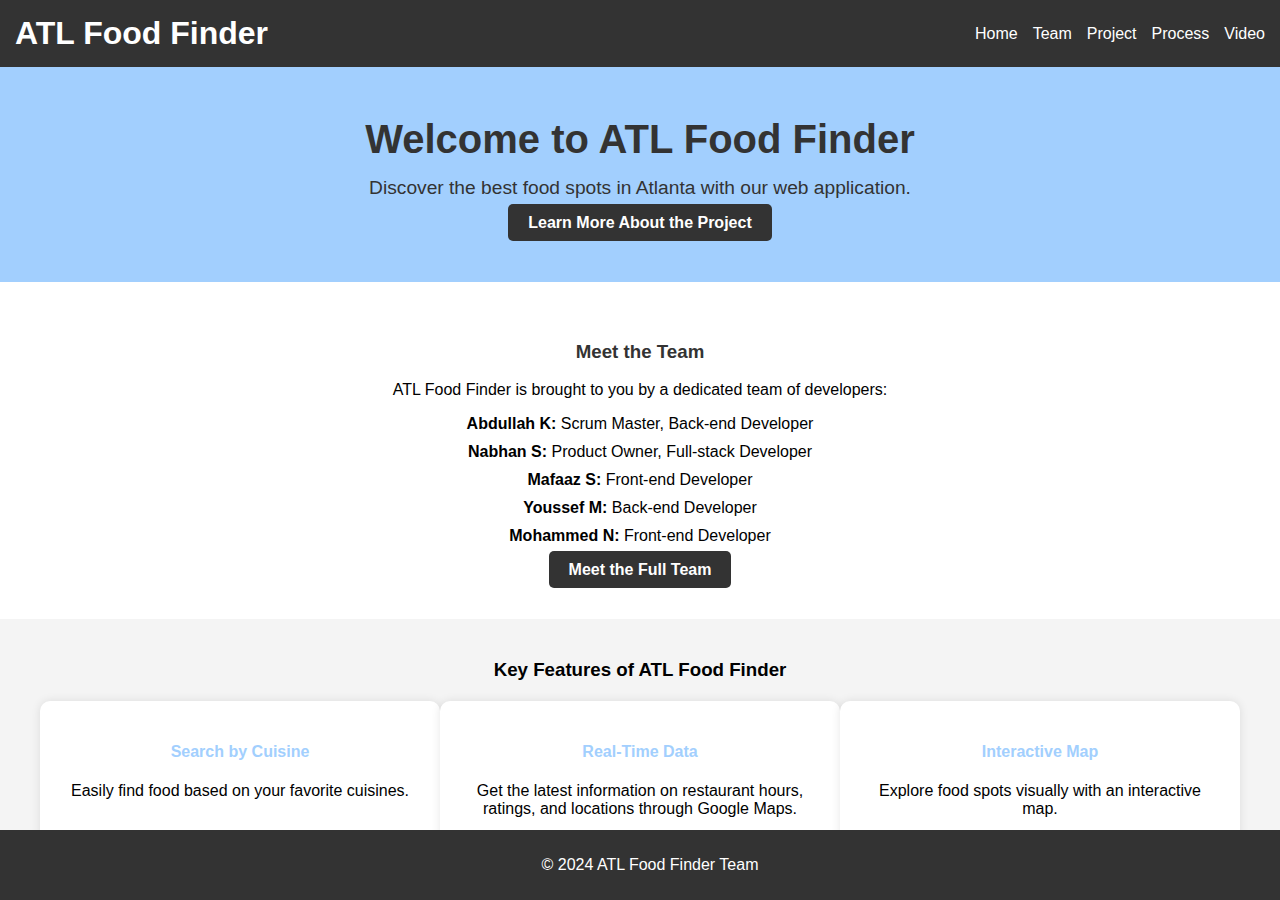
<file: index.html>
<!DOCTYPE html>
<html lang="en">
<head>
    <meta charset="UTF-8">
    <meta name="viewport" content="width=device-width, initial-scale=1.0">
    <title>ATL Food Finder - Home</title>
    <link rel="stylesheet" href="styles.css"> <!-- Link to CSS file -->
</head>
<body>

    <!-- Navigation Bar -->
    <header>
        <div class="nav">
            <h1><a href="index.html" class="logo">ATL Food Finder</a></h1>
            <nav>
                <ul>
                    <li><a href="home.html">Home</a></li> <!-- Updated Home button link -->
                    <li><a href="team.html">Team</a></li>
                    <li><a href="project.html">Project</a></li>
                    <li><a href="process.html">Process</a></li>
                    <li><a href="video.html">Video</a></li>
                </ul>
            </nav>
        </div>
    </header>

    <!-- Hero Section -->
    <section class="hero">
        <h2>Welcome to ATL Food Finder</h2>
        <p>Discover the best food spots in Atlanta with our web application.</p>
        <a href="project.html" class="cta-button">Learn More About the Project</a>
    </section>

    <!-- Team Section -->
    <section class="team-highlight">
        <h3>Meet the Team</h3>
        <p>ATL Food Finder is brought to you by a dedicated team of developers:</p>
        <ul>
            <li><strong>Abdullah K:</strong> Scrum Master, Back-end Developer</li>
            <li><strong>Nabhan S:</strong> Product Owner, Full-stack Developer</li>
            <li><strong>Mafaaz S:</strong> Front-end Developer</li>
            <li><strong>Youssef M:</strong> Back-end Developer</li>
            <li><strong>Mohammed N:</strong> Front-end Developer</li>
        </ul>
        <a href="team.html" class="cta-button">Meet the Full Team</a>
    </section>

    <!-- Features Section -->
    <section class="features">
        <h3>Key Features of ATL Food Finder</h3>
        <div class="feature-grid">
            <div class="feature-item">
                <h4>Search by Cuisine</h4>
                <p>Easily find food based on your favorite cuisines.</p>
            </div>
            <div class="feature-item">
                <h4>Real-Time Data</h4>
                <p>Get the latest information on restaurant hours, ratings, and locations through Google Maps.</p>
            </div>
            <div class="feature-item">
                <h4>Interactive Map</h4>
                <p>Explore food spots visually with an interactive map.</p>
            </div>
        </div>
    </section>

    <footer>
        <p>&copy; 2024 ATL Food Finder Team</p>
    </footer>

</body>
</html>
</file>
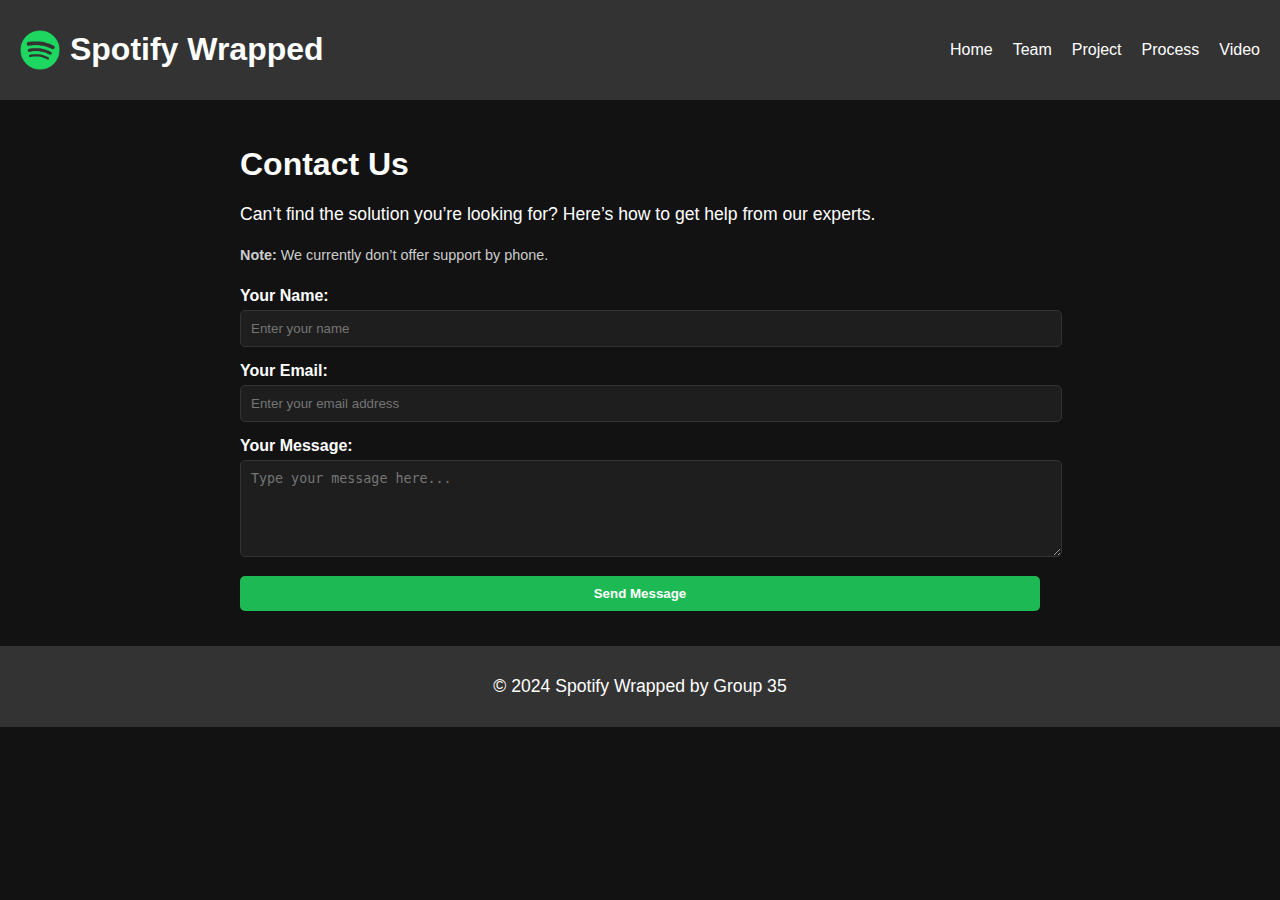
<file: contact.html>
<!DOCTYPE html>
<html lang="en">
<head>
    <meta charset="UTF-8">
    <meta name="viewport" content="width=device-width, initial-scale=1.0">
    <title>Spotify Wrapped - Contact Us</title>
    <link rel="stylesheet" href="styles2.css"> <!-- Shared Spotify Wrapped styles -->
    <style>
        body {
            font-family: Arial, sans-serif;
            background-color: #121212; /* Spotify's dark theme */
            color: white;
            margin: 0;
            padding: 0;
        }

        .contact-section {
            max-width: 800px;
            margin: 0 auto;
            padding: 20px;
        }

        h2 {
            color: white;
            font-size: 2em;
            margin-bottom: 10px;
        }

        p {
            font-size: 1.1em;
            line-height: 1.5;
        }

        .note {
            font-size: 0.9em;
            color: #ccc;
            margin-bottom: 20px;
        }

        form {
            margin-top: 20px;
        }

        label {
            display: block;
            margin-bottom: 5px;
            font-weight: bold;
        }

        input, textarea, button {
            width: 100%;
            padding: 10px;
            margin-bottom: 15px;
            border: 1px solid #333;
            border-radius: 5px;
            background-color: #1e1e1e;
            color: white;
        }

        button {
            background-color: #1DB954; /* Spotify green */
            border: none;
            font-weight: bold;
            cursor: pointer;
        }

        button:hover {
            background-color: #17a34a;
        }

        .community-section {
            margin-top: 30px;
        }

        .community-section a {
            color: #1DB954;
            text-decoration: none;
        }

        .community-section a:hover {
            text-decoration: underline;
        }
    </style>
</head>
<body>

    <!-- Navigation Bar -->
    <header>
        <div class="nav">
            <div class="logo-container">
                <img src="spotify-logo.png" alt="Spotify Logo" class="logo-image"> <!-- Spotify logo -->
                <h1><a href="index2.html" class="logo-text">Spotify Wrapped</a></h1>
            </div>
            <nav>
                <ul>
                    <li><a href="index2.html">Home</a></li>
                    <li><a href="team2.html">Team</a></li>
                    <li><a href="project2.html">Project</a></li>
                    <li><a href="process2.html">Process</a></li>
                    <li><a href="video2.html">Video</a></li>
                </ul>
            </nav>
        </div>
    </header>

    <!-- Contact Section -->
    <section class="contact-section">
        <h2>Contact Us</h2>
        <p>Can’t find the solution you’re looking for? Here’s how to get help from our experts.</p>
        <p class="note"><strong>Note:</strong> We currently don’t offer support by phone.</p>

        <!-- Contact Form -->
        <form action="mailto:ymashaly3@gatech.edu" method="post" enctype="text/plain">
            <label for="name">Your Name:</label>
            <input type="text" id="name" name="name" placeholder="Enter your name" required>

            <label for="email">Your Email:</label>
            <input type="email" id="email" name="email" placeholder="Enter your email address" required>

            <label for="message">Your Message:</label>
            <textarea id="message" name="message" rows="5" placeholder="Type your message here..." required></textarea>

            <button type="submit">Send Message</button>
        </form>

        <!-- Similar Community Section -->
        
    </section>

    <footer>
        <p>&copy; 2024 Spotify Wrapped by Group 35</p>
    </footer>

</body>
</html>
</file>
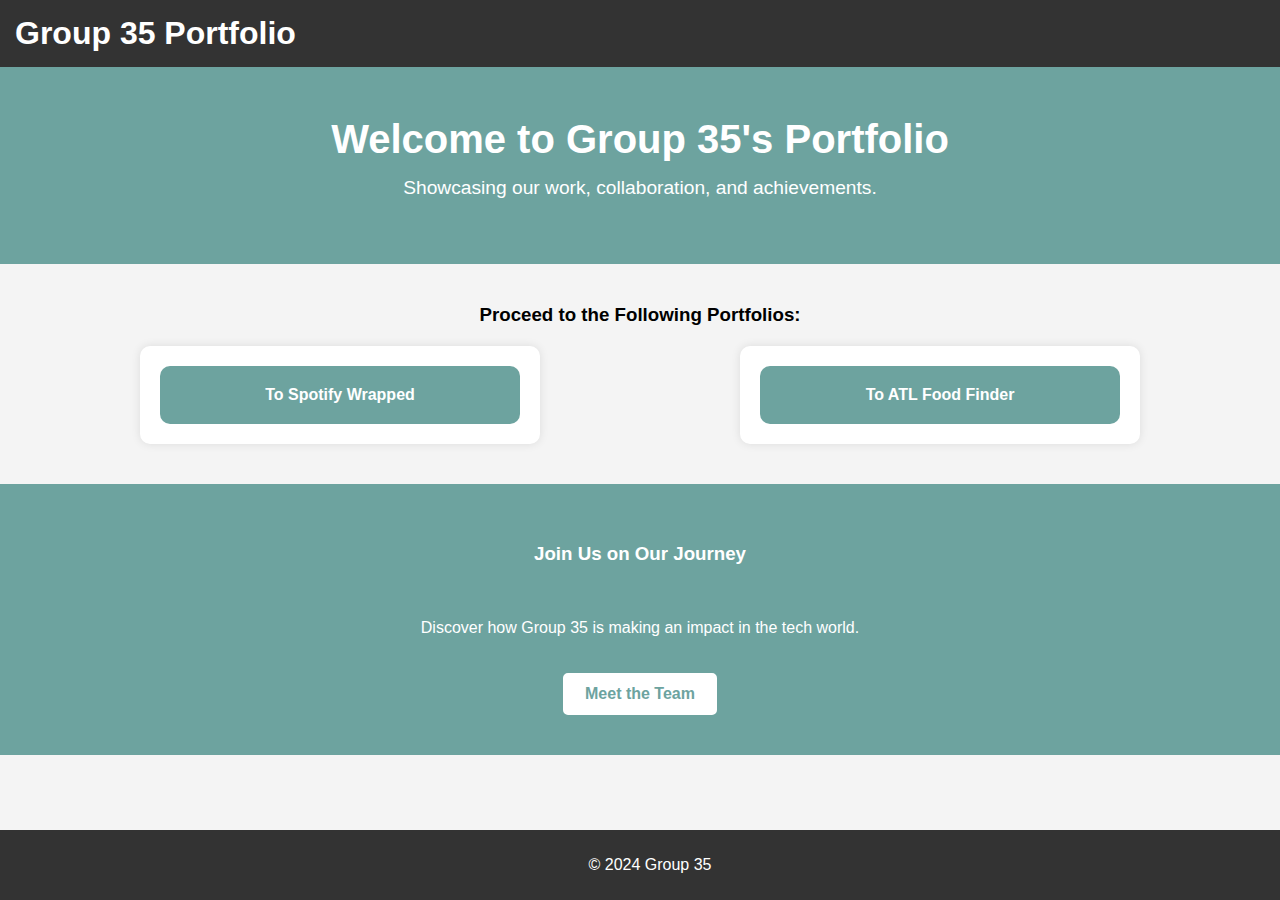
<file: home.html>
<!DOCTYPE html>
<html lang="en">
<head>
    <meta charset="UTF-8">
    <meta name="viewport" content="width=device-width, initial-scale=1.0">
    <title>Group 35 Portfolio</title>
    <link rel="stylesheet" href="styles.css"> <!-- Link to global CSS -->
    <link rel="stylesheet" href="home.css"> <!-- Link to home-specific CSS -->
</head>
<body id="home-page">

    <!-- Navigation Bar -->
    <header>
        <div class="nav">
            <h1><a href="home.html" class="logo">Group 35 Portfolio</a></h1>
        </div>
    </header>

    <!-- Welcome Section -->
    <section class="hero">
        <h2>Welcome to Group 35's Portfolio</h2>
        <p>Showcasing our work, collaboration, and achievements.</p>
    </section>

    <!-- Highlights Section -->
    <section class="features">
        <h3>Proceed to the Following Portfolios:</h3>
        <div class="feature-grid">
            <div class="feature-item">
                <a href="index2.html" class="cta-button" style="display: block; text-align: center; padding: 20px; background-color: #6DA39F; color: white; border-radius: 10px; text-decoration: none; font-weight: bold;">
                    To Spotify Wrapped
                </a>
            </div>
            <div class="feature-item">
                <a href="index.html" class="cta-button" style="display: block; text-align: center; padding: 20px; background-color: #6DA39F; color: white; border-radius: 10px; text-decoration: none; font-weight: bold;">
                    To ATL Food Finder
                </a>
            </div>
        </div>
    </section>

    <!-- Call-to-Action -->
    <section class="call-to-action">
        <h3>Join Us on Our Journey</h3>
        <p>Discover how Group 35 is making an impact in the tech world.</p>
        <a href="homeTeam.html" class="cta-button">Meet the Team</a>
    </section>

    <footer>
        <p>&copy; 2024 Group 35</p>
    </footer>

</body>
</html>
</file>
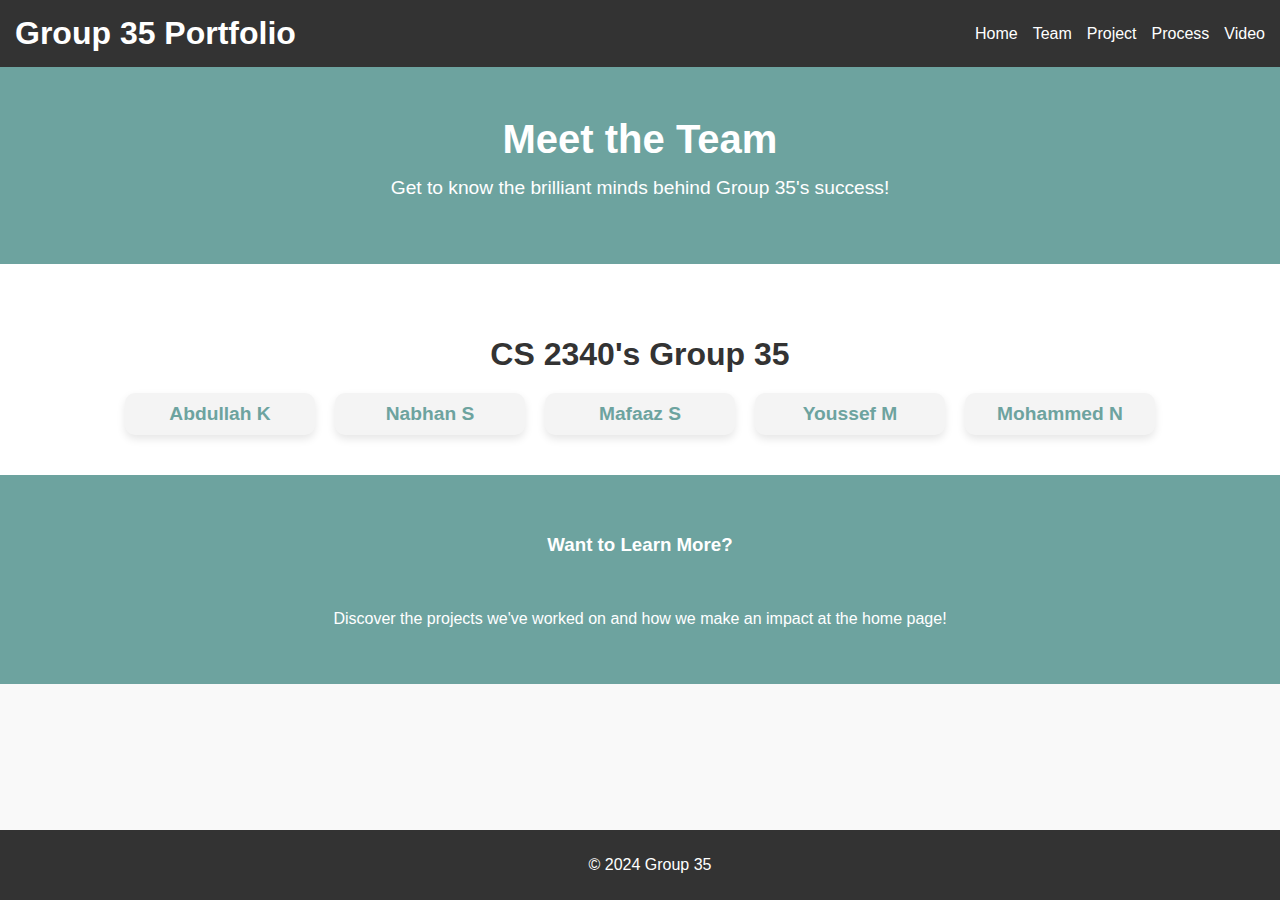
<file: homeTeam.html>
<!DOCTYPE html>
<html lang="en">
<head>
    <meta charset="UTF-8">
    <meta name="viewport" content="width=device-width, initial-scale=1.0">
    <title>Group 35 - Team</title>
    <link rel="stylesheet" href="styles.css"> <!-- Link to global CSS -->
    <link rel="stylesheet" href="home.css"> <!-- Link to home-specific CSS -->
</head>
<body id="home-team-page">

    <!-- Navigation Bar -->
    <header>
        <div class="nav">
            <h1><a href="home.html" class="logo">Group 35 Portfolio</a></h1>
            <nav>
                <ul>
                    <li><a href="home.html">Home</a></li>
                    <li><a href="homeTeam.html">Team</a></li>
                    <li><a href="project.html">Project</a></li>
                    <li><a href="process.html">Process</a></li>
                    <li><a href="video.html">Video</a></li>
                </ul>
            </nav>
        </div>
    </header>

    <!-- Hero Section -->
    <section class="hero">
        <h2>Meet the Team</h2>
        <p>Get to know the brilliant minds behind Group 35's success!</p>
    </section>

    <!-- Team Members Section -->
    <section class="team-members">
        <h3>CS 2340's Group 35</h3>
        <div class="team-grid">
            <div class="team-item">
                <h4>Abdullah K</h4>
            </div>
            <div class="team-item">
                <h4>Nabhan S</h4>
            </div>
            <div class="team-item">
                <h4>Mafaaz S</h4>
            </div>
            <div class="team-item">
                <h4>Youssef M</h4>
            </div>
            <div class="team-item">
                <h4>Mohammed N</h4>
            </div>
        </div>
    </section>

    <!-- Call-to-Action Section -->
    <section class="call-to-action">
        <h3>Want to Learn More?</h3>
        <p>Discover the projects we've worked on and how we make an impact at the home page!</p>
    </section>

    <footer>
        <p>&copy; 2024 Group 35</p>
    </footer>

</body>
</html>
</file>
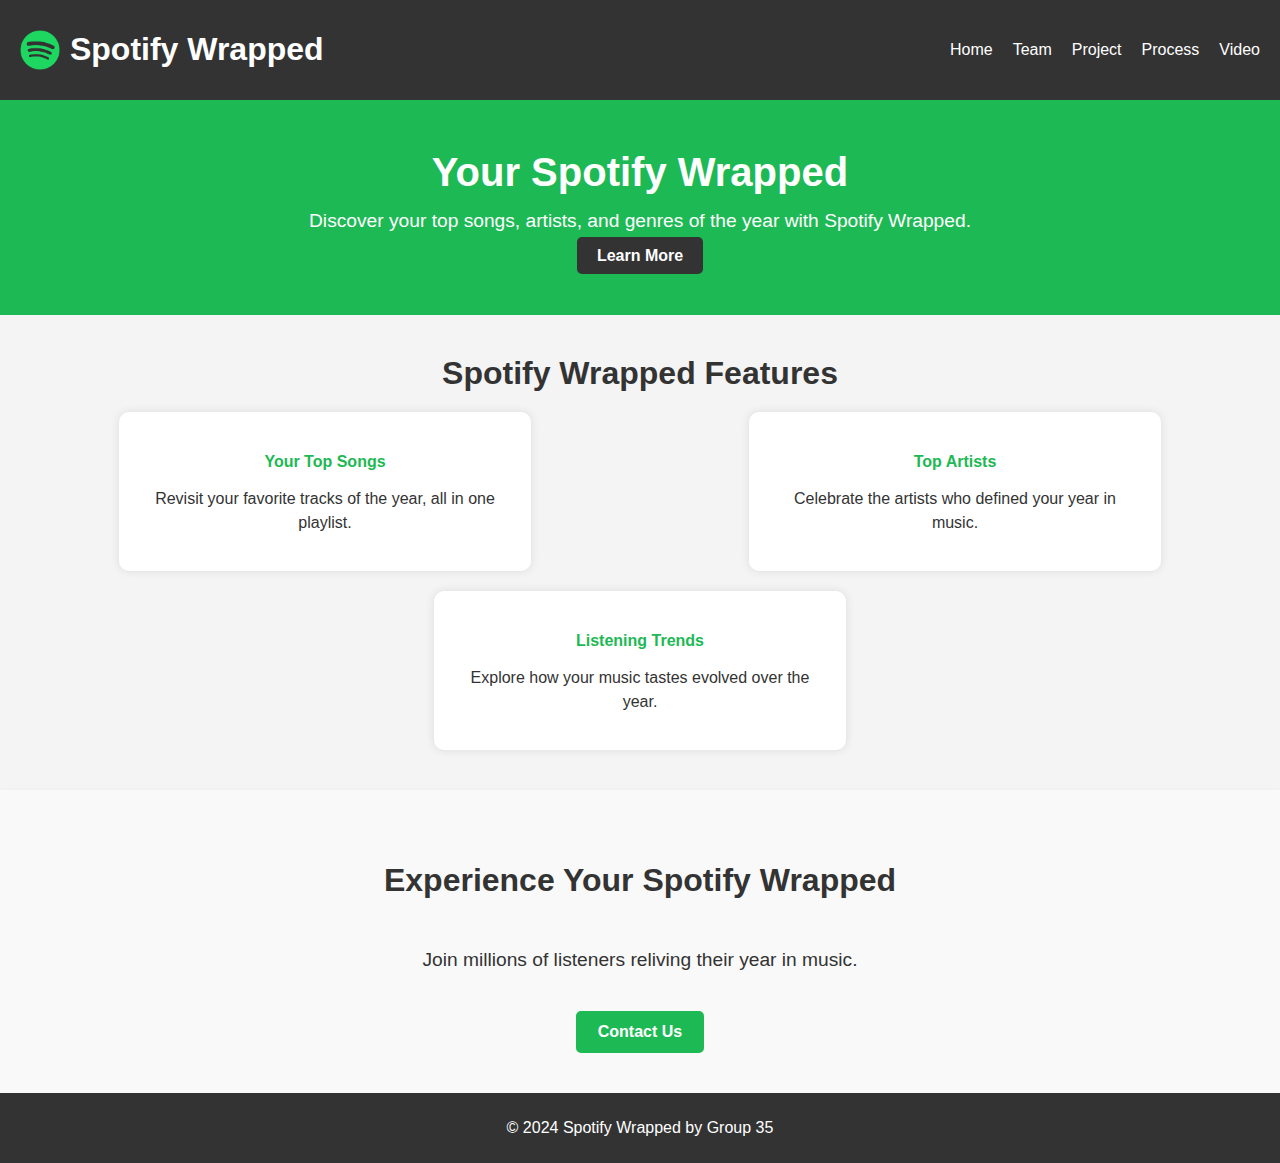
<file: index2.html>
<!DOCTYPE html>
<html lang="en">
<head>
    <meta charset="UTF-8">
    <meta name="viewport" content="width=device-width, initial-scale=1.0">
    <title>Spotify Wrapped - Group 35</title>
    <link rel="stylesheet" href="styles2.css"> <!-- Link to index2-specific CSS -->
</head>
<body id="index2-page">

    <!-- Navigation Bar -->
    <header>
        <div class="nav">
            <div class="logo-container">
                <img src="spotify-logo.png" alt="Spotify Logo" class="logo-image"> <!-- Spotify logo -->
                <h1><a href="home.html" class="logo-text">Spotify Wrapped</a></h1>
            </div>
            <nav>
                <ul>
                    <li><a href="home.html">Home</a></li>
                    <li><a href="team2.html">Team</a></li>
                    <li><a href="project2.html">Project</a></li>
                    <li><a href="process2.html">Process</a></li>
                    <li><a href="video2.html">Video</a></li>
                </ul>
            </nav>
        </div>
    </header>

    <!-- Hero Section -->
    <section class="hero">
        <h2>Your Spotify Wrapped</h2>
        <p>Discover your top songs, artists, and genres of the year with Spotify Wrapped.</p>
        <a href="project2.html" class="cta-button">Learn More</a>
    </section>

    <!-- Features Section -->
    <section class="features">
        <h3>Spotify Wrapped Features</h3>
        <div class="feature-grid">
            <div class="feature-item">
                <h4>Your Top Songs</h4>
                <p>Revisit your favorite tracks of the year, all in one playlist.</p>
            </div>
            <div class="feature-item">
                <h4>Top Artists</h4>
                <p>Celebrate the artists who defined your year in music.</p>
            </div>
            <div class="feature-item">
                <h4>Listening Trends</h4>
                <p>Explore how your music tastes evolved over the year.</p>
            </div>
        </div>
    </section>

    <!-- Call-to-Action -->
    <section class="call-to-action">
        <h3>Experience Your Spotify Wrapped</h3>
        <p>Join millions of listeners reliving their year in music.</p>
        <a href="contact.html" class="cta-button">Contact Us</a>
    </section>

    <footer>
        <p>&copy; 2024 Spotify Wrapped by Group 35</p>
    </footer>

</body>
</html>
</file>
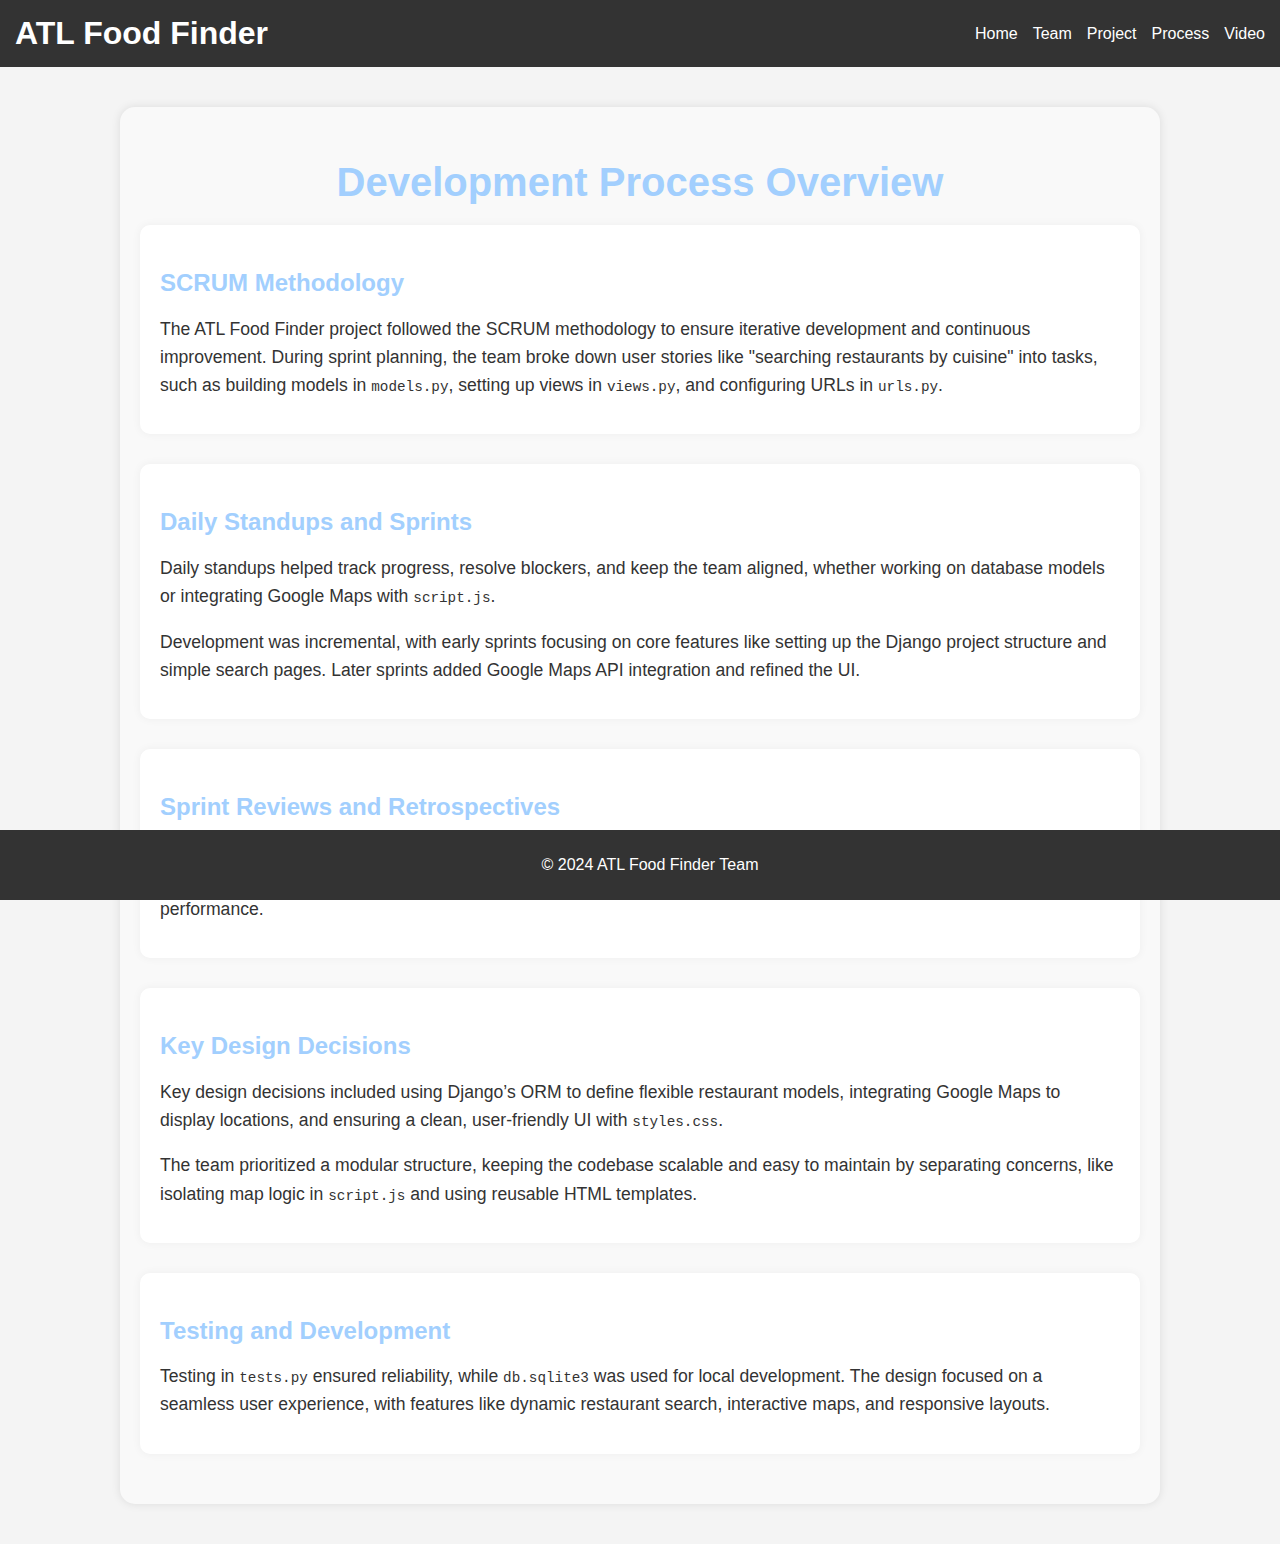
<file: process.html>
<!DOCTYPE html>
<html lang="en">
<head>
    <meta charset="UTF-8">
    <meta name="viewport" content="width=device-width, initial-scale=1.0">
    <title>ATL Food Finder - Process</title>
    <link rel="stylesheet" href="styles.css"> <!-- Link to the updated CSS file -->
</head>
<body>

    <!-- Navigation Bar -->
    <header>
        <div class="nav">
            <h1><a href="index.html" class="logo">ATL Food Finder</a></h1>
            <nav>
                <ul>
                    <li><a href="index.html">Home</a></li>
                    <li><a href="team.html">Team</a></li>
                    <li><a href="project.html">Project</a></li>
                    <li><a href="process.html">Process</a></li>
                    <li><a href="video.html">Video</a></li>
                </ul>
            </nav>
        </div>
    </header>

    <!-- Process Section with dynamic bubbles -->
    <section class="process-overview">
        <h2>Development Process Overview</h2>

        <div class="process-step bubble">
            <h3>SCRUM Methodology</h3>
            <p>The ATL Food Finder project followed the SCRUM methodology to ensure iterative development and continuous improvement. During sprint planning, the team broke down user stories like "searching restaurants by cuisine" into tasks, such as building models in <code>models.py</code>, setting up views in <code>views.py</code>, and configuring URLs in <code>urls.py</code>.</p>
        </div>

        <div class="process-step bubble">
            <h3>Daily Standups and Sprints</h3>
            <p>Daily standups helped track progress, resolve blockers, and keep the team aligned, whether working on database models or integrating Google Maps with <code>script.js</code>.</p>
            <p>Development was incremental, with early sprints focusing on core features like setting up the Django project structure and simple search pages. Later sprints added Google Maps API integration and refined the UI.</p>
        </div>

        <div class="process-step bubble">
            <h3>Sprint Reviews and Retrospectives</h3>
            <p>In each sprint review, completed features were demonstrated, and feedback was incorporated into future tasks. Sprint retrospectives helped the team identify improvements, such as refining tasks or enhancing the map feature for better performance.</p>
        </div>

        <div class="process-step bubble">
            <h3>Key Design Decisions</h3>
            <p>Key design decisions included using Django’s ORM to define flexible restaurant models, integrating Google Maps to display locations, and ensuring a clean, user-friendly UI with <code>styles.css</code>.</p>
            <p>The team prioritized a modular structure, keeping the codebase scalable and easy to maintain by separating concerns, like isolating map logic in <code>script.js</code> and using reusable HTML templates.</p>
        </div>

        <div class="process-step bubble">
            <h3>Testing and Development</h3>
            <p>Testing in <code>tests.py</code> ensured reliability, while <code>db.sqlite3</code> was used for local development. The design focused on a seamless user experience, with features like dynamic restaurant search, interactive maps, and responsive layouts.</p>
        </div>
    </section>

    <footer>
        <p>&copy; 2024 ATL Food Finder Team</p>
    </footer>

</body>
</html>
</file>
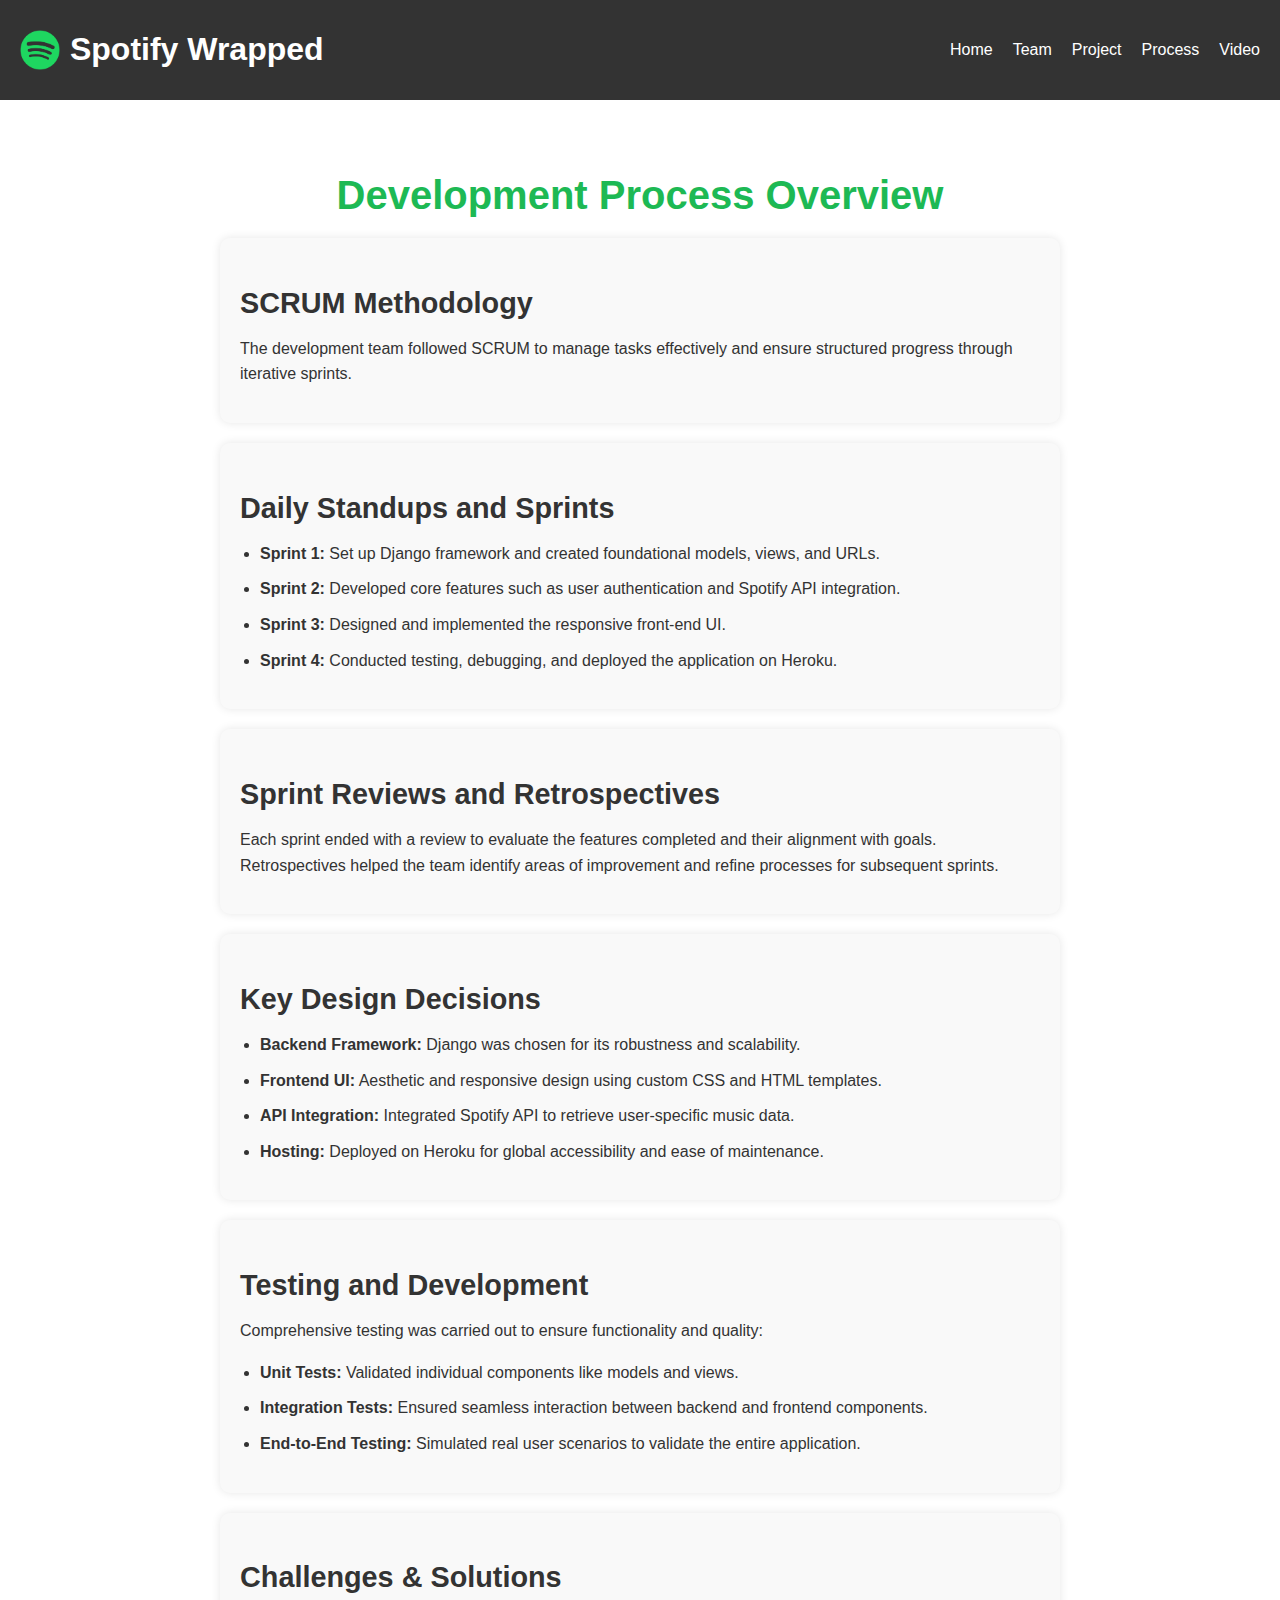
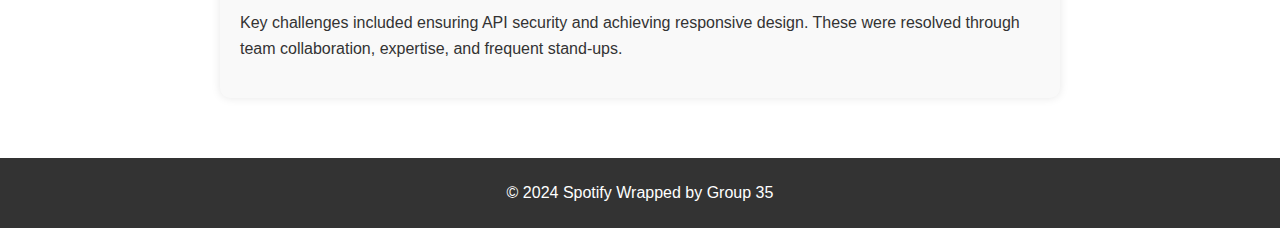
<file: process2.html>
<!DOCTYPE html>
<html lang="en">
<head>
    <meta charset="UTF-8">
    <meta name="viewport" content="width=device-width, initial-scale=1.0">
    <title>Spotify Wrapped - Process</title>
    <link rel="stylesheet" href="styles2.css"> <!-- Link to Spotify Wrapped CSS -->
</head>
<body id="process2-page">

    <!-- Navigation Bar -->
    <header>
        <div class="nav">
            <div class="logo-container">
                <img src="spotify-logo.png" alt="Spotify Logo" class="logo-image"> <!-- Spotify logo -->
                <h1><a href="index2.html" class="logo-text">Spotify Wrapped</a></h1>
            </div>
            <nav>
                <ul>
                    <li><a href="index2.html">Home</a></li>
                    <li><a href="team2.html">Team</a></li>
                    <li><a href="project2.html">Project</a></li>
                    <li><a href="process2.html">Process</a></li>
                    <li><a href="video2.html">Video</a></li>
                </ul>
            </nav>
        </div>
    </header>

    <!-- Process Section -->
    <section class="process">
        <h2>Development Process Overview</h2>

        <div class="process-overview">
            <h3>SCRUM Methodology</h3>
            <p>The development team followed SCRUM to manage tasks effectively and ensure structured progress through iterative sprints.</p>
        </div>

        <div class="process-overview">
            <h3>Daily Standups and Sprints</h3>
            <ul>
                <li><strong>Sprint 1:</strong> Set up Django framework and created foundational models, views, and URLs.</li>
                <li><strong>Sprint 2:</strong> Developed core features such as user authentication and Spotify API integration.</li>
                <li><strong>Sprint 3:</strong> Designed and implemented the responsive front-end UI.</li>
                <li><strong>Sprint 4:</strong> Conducted testing, debugging, and deployed the application on Heroku.</li>
            </ul>
        </div>

        <div class="process-overview">
            <h3>Sprint Reviews and Retrospectives</h3>
            <p>Each sprint ended with a review to evaluate the features completed and their alignment with goals. Retrospectives helped the team identify areas of improvement and refine processes for subsequent sprints.</p>
        </div>

        <div class="process-overview">
            <h3>Key Design Decisions</h3>
            <ul>
                <li><strong>Backend Framework:</strong> Django was chosen for its robustness and scalability.</li>
                <li><strong>Frontend UI:</strong> Aesthetic and responsive design using custom CSS and HTML templates.</li>
                <li><strong>API Integration:</strong> Integrated Spotify API to retrieve user-specific music data.</li>
                <li><strong>Hosting:</strong> Deployed on Heroku for global accessibility and ease of maintenance.</li>
            </ul>
        </div>

        <div class="process-overview">
            <h3>Testing and Development</h3>
            <p>Comprehensive testing was carried out to ensure functionality and quality:</p>
            <ul>
                <li><strong>Unit Tests:</strong> Validated individual components like models and views.</li>
                <li><strong>Integration Tests:</strong> Ensured seamless interaction between backend and frontend components.</li>
                <li><strong>End-to-End Testing:</strong> Simulated real user scenarios to validate the entire application.</li>
            </ul>
        </div>

        <div class="process-overview">
            <h3>Challenges & Solutions</h3>
            <p>Key challenges included ensuring API security and achieving responsive design. These were resolved through team collaboration, expertise, and frequent stand-ups.</p>
        </div>
    </section>

    <footer>
        <p>&copy; 2024 Spotify Wrapped by Group 35</p>
    </footer>

</body>
</html>
</file>
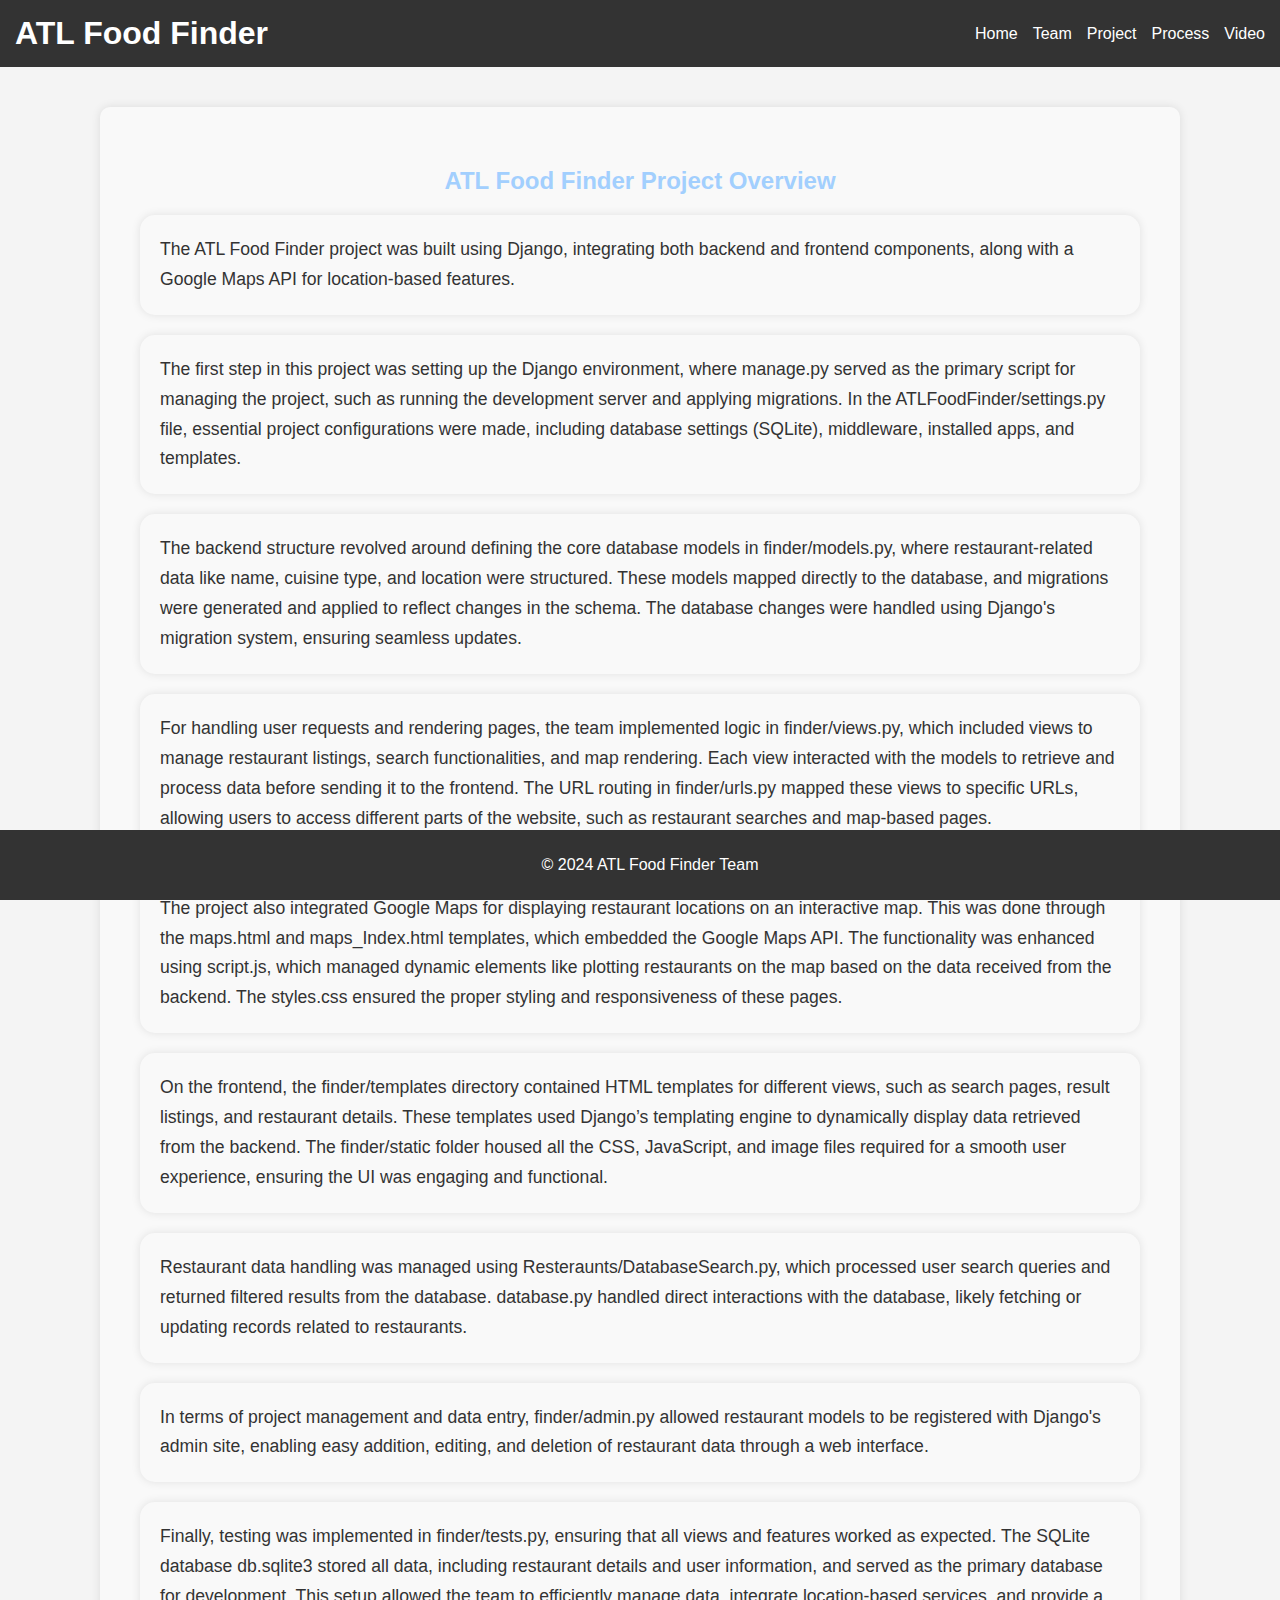
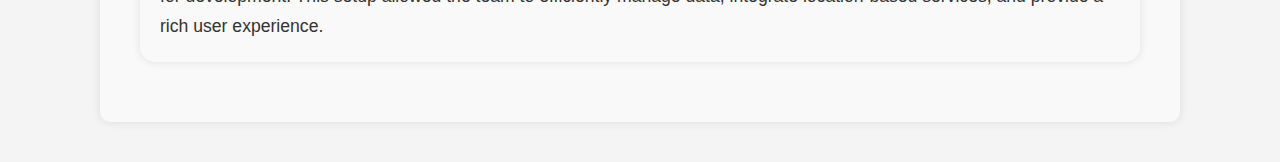
<file: project.html>
<!DOCTYPE html>
<html lang="en">
<head>
    <meta charset="UTF-8">
    <meta name="viewport" content="width=device-width, initial-scale=1.0">
    <title>ATL Food Finder - Project</title>
    <link rel="stylesheet" href="styles.css"> <!-- Link to the updated CSS file -->
</head>
<body>

    <!-- Navigation Bar -->
    <header>
        <div class="nav">
            <h1><a href="index.html" class="logo">ATL Food Finder</a></h1>
            <nav>
                <ul>
                    <li><a href="index.html">Home</a></li>
                    <li><a href="team.html">Team</a></li>
                    <li><a href="project.html">Project</a></li>
                    <li><a href="process.html">Process</a></li>
                    <li><a href="video.html">Video</a></li>
                </ul>
            </nav>
        </div>
    </header>

    <!-- Project Description Section -->
    <section class="project-description">
        <h2>ATL Food Finder Project Overview</h2>
        
        <div class="paragraph-bubble">
            <p>The ATL Food Finder project was built using Django, integrating both backend and frontend components, along with a Google Maps API for location-based features.</p>
        </div>
        
        <div class="paragraph-bubble">
            <p>The first step in this project was setting up the Django environment, where manage.py served as the primary script for managing the project, such as running the development server and applying migrations. In the ATLFoodFinder/settings.py file, essential project configurations were made, including database settings (SQLite), middleware, installed apps, and templates.</p>
        </div>
        
        <div class="paragraph-bubble">
            <p>The backend structure revolved around defining the core database models in finder/models.py, where restaurant-related data like name, cuisine type, and location were structured. These models mapped directly to the database, and migrations were generated and applied to reflect changes in the schema. The database changes were handled using Django's migration system, ensuring seamless updates.</p>
        </div>
        
        <div class="paragraph-bubble">
            <p>For handling user requests and rendering pages, the team implemented logic in finder/views.py, which included views to manage restaurant listings, search functionalities, and map rendering. Each view interacted with the models to retrieve and process data before sending it to the frontend. The URL routing in finder/urls.py mapped these views to specific URLs, allowing users to access different parts of the website, such as restaurant searches and map-based pages.</p>
        </div>
        
        <div class="paragraph-bubble">
            <p>The project also integrated Google Maps for displaying restaurant locations on an interactive map. This was done through the maps.html and maps_Index.html templates, which embedded the Google Maps API. The functionality was enhanced using script.js, which managed dynamic elements like plotting restaurants on the map based on the data received from the backend. The styles.css ensured the proper styling and responsiveness of these pages.</p>
        </div>
        
        <div class="paragraph-bubble">
            <p>On the frontend, the finder/templates directory contained HTML templates for different views, such as search pages, result listings, and restaurant details. These templates used Django’s templating engine to dynamically display data retrieved from the backend. The finder/static folder housed all the CSS, JavaScript, and image files required for a smooth user experience, ensuring the UI was engaging and functional.</p>
        </div>
        
        <div class="paragraph-bubble">
            <p>Restaurant data handling was managed using Resteraunts/DatabaseSearch.py, which processed user search queries and returned filtered results from the database. database.py handled direct interactions with the database, likely fetching or updating records related to restaurants.</p>
        </div>
        
        <div class="paragraph-bubble">
            <p>In terms of project management and data entry, finder/admin.py allowed restaurant models to be registered with Django's admin site, enabling easy addition, editing, and deletion of restaurant data through a web interface.</p>
        </div>
        
        <div class="paragraph-bubble">
            <p>Finally, testing was implemented in finder/tests.py, ensuring that all views and features worked as expected. The SQLite database db.sqlite3 stored all data, including restaurant details and user information, and served as the primary database for development. This setup allowed the team to efficiently manage data, integrate location-based services, and provide a rich user experience.</p>
        </div>

    </section>

    <footer>
        <p>&copy; 2024 ATL Food Finder Team</p>
    </footer>

</body>
</html>
</file>
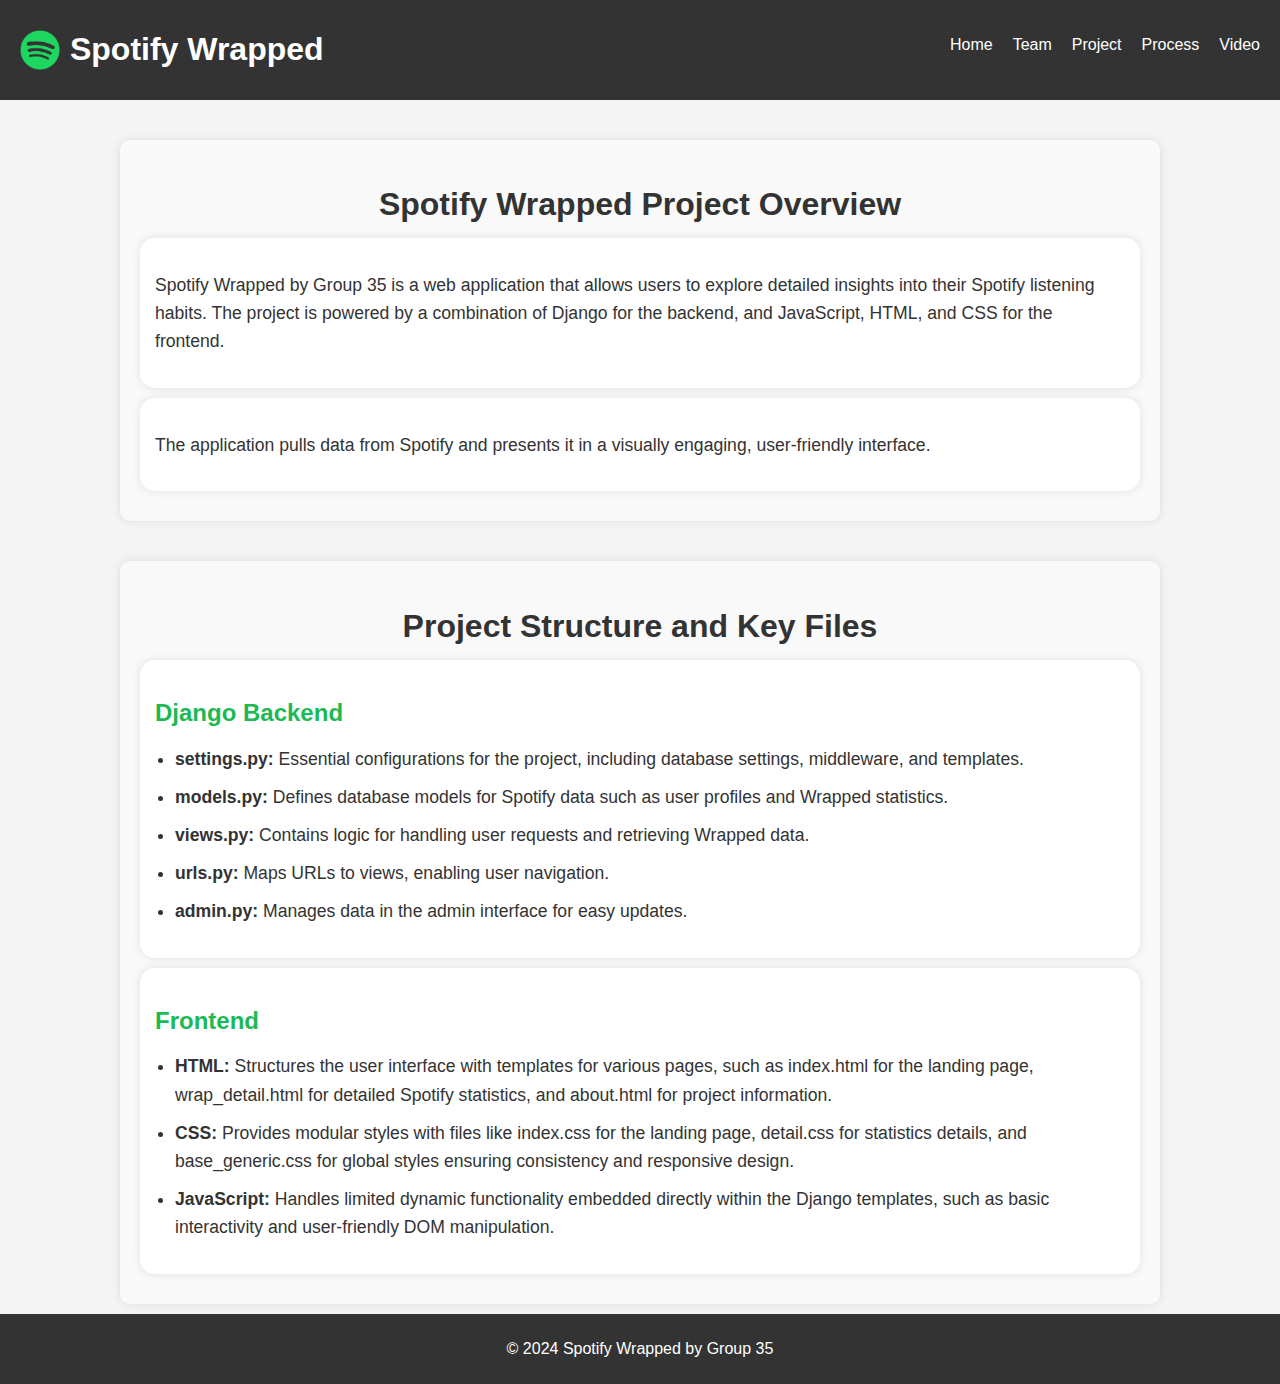
<file: project2.html>
<!DOCTYPE html>
<html lang="en">
<head>
    <meta charset="UTF-8">
    <meta name="viewport" content="width=device-width, initial-scale=1.0">
    <title>Spotify Wrapped - Project</title>
    <link rel="stylesheet" href="styles2.css"> <!-- Spotify Wrapped-specific styles -->
    <style>
        /* Ensure scrolling is enabled */
        body {
            margin: 0;
            padding: 0;
            overflow-y: auto; /* Allow vertical scrolling */
        }

        html {
            height: auto;
            overflow-y: scroll; /* Always allow scrolling */
        }

        footer {
            margin-top: 10px; /* Adjust margin to fit */
        }
    </style>
</head>
<body id="project2-page">

    <!-- Navigation Bar -->
    <header>
        <div class="nav">
            <div class="logo-container">
                <img src="spotify-logo.png" alt="Spotify Logo" class="logo-image">
                <h1><a href="index2.html" class="logo-text">Spotify Wrapped</a></h1>
            </div>
            <nav>
                <ul>
                    <li><a href="index2.html">Home</a></li>
                    <li><a href="team2.html">Team</a></li>
                    <li><a href="project2.html">Project</a></li>
                    <li><a href="process2.html">Process</a></li>
                    <li><a href="video2.html">Video</a></li>
                </ul>
            </nav>
        </div>
    </header>

    <!-- Project Overview Section -->
    <section class="project-description" style="padding: 20px; margin-bottom: 10px;"> <!-- Reduced padding and margin -->
        <h2>Spotify Wrapped Project Overview</h2>
        <div class="paragraph-bubble" style="margin-bottom: 10px; padding: 15px;"> <!-- Condensed spacing -->
            <p>Spotify Wrapped by Group 35 is a web application that allows users to explore detailed insights into their Spotify listening habits. The project is powered by a combination of Django for the backend, and JavaScript, HTML, and CSS for the frontend.</p>
        </div>
        <div class="paragraph-bubble" style="margin-bottom: 10px; padding: 15px;"> <!-- Condensed spacing -->
            <p>The application pulls data from Spotify and presents it in a visually engaging, user-friendly interface.</p>
        </div>
    </section>

    <!-- Project Structure and Key Files Section -->
    <section class="project-description" style="padding: 20px; margin-bottom: 10px;"> <!-- Reduced padding and margin -->
        <h2>Project Structure and Key Files</h2>
        <div class="paragraph-bubble" style="margin-bottom: 10px; padding: 15px;"> <!-- Condensed spacing -->
            <h3>Django Backend</h3>
            <ul>
                <li><strong>settings.py:</strong> Essential configurations for the project, including database settings, middleware, and templates.</li>
                <li><strong>models.py:</strong> Defines database models for Spotify data such as user profiles and Wrapped statistics.</li>
                <li><strong>views.py:</strong> Contains logic for handling user requests and retrieving Wrapped data.</li>
                <li><strong>urls.py:</strong> Maps URLs to views, enabling user navigation.</li>
                <li><strong>admin.py:</strong> Manages data in the admin interface for easy updates.</li>
            </ul>
        </div>
        <div class="paragraph-bubble" style="margin-bottom: 10px; padding: 15px;"> <!-- Condensed spacing -->
            <h3>Frontend</h3>
            <ul>
                <li><strong>HTML:</strong> Structures the user interface with templates for various pages, such as index.html for the landing page, wrap_detail.html for detailed Spotify statistics, and about.html for project information.</li>
                <li><strong>CSS:</strong> Provides modular styles with files like index.css for the landing page, detail.css for statistics details, and base_generic.css for global styles ensuring consistency and responsive design.</li>
                <li><strong>JavaScript:</strong> Handles limited dynamic functionality embedded directly within the Django templates, such as basic interactivity and user-friendly DOM manipulation.</li>
            </ul>
        </div>
    </section>

    <footer style="margin-top: 10px;"> <!-- Adjusted margin to move the footer higher -->
        <p>&copy; 2024 Spotify Wrapped by Group 35</p>
    </footer>

</body>
</html>
</file>
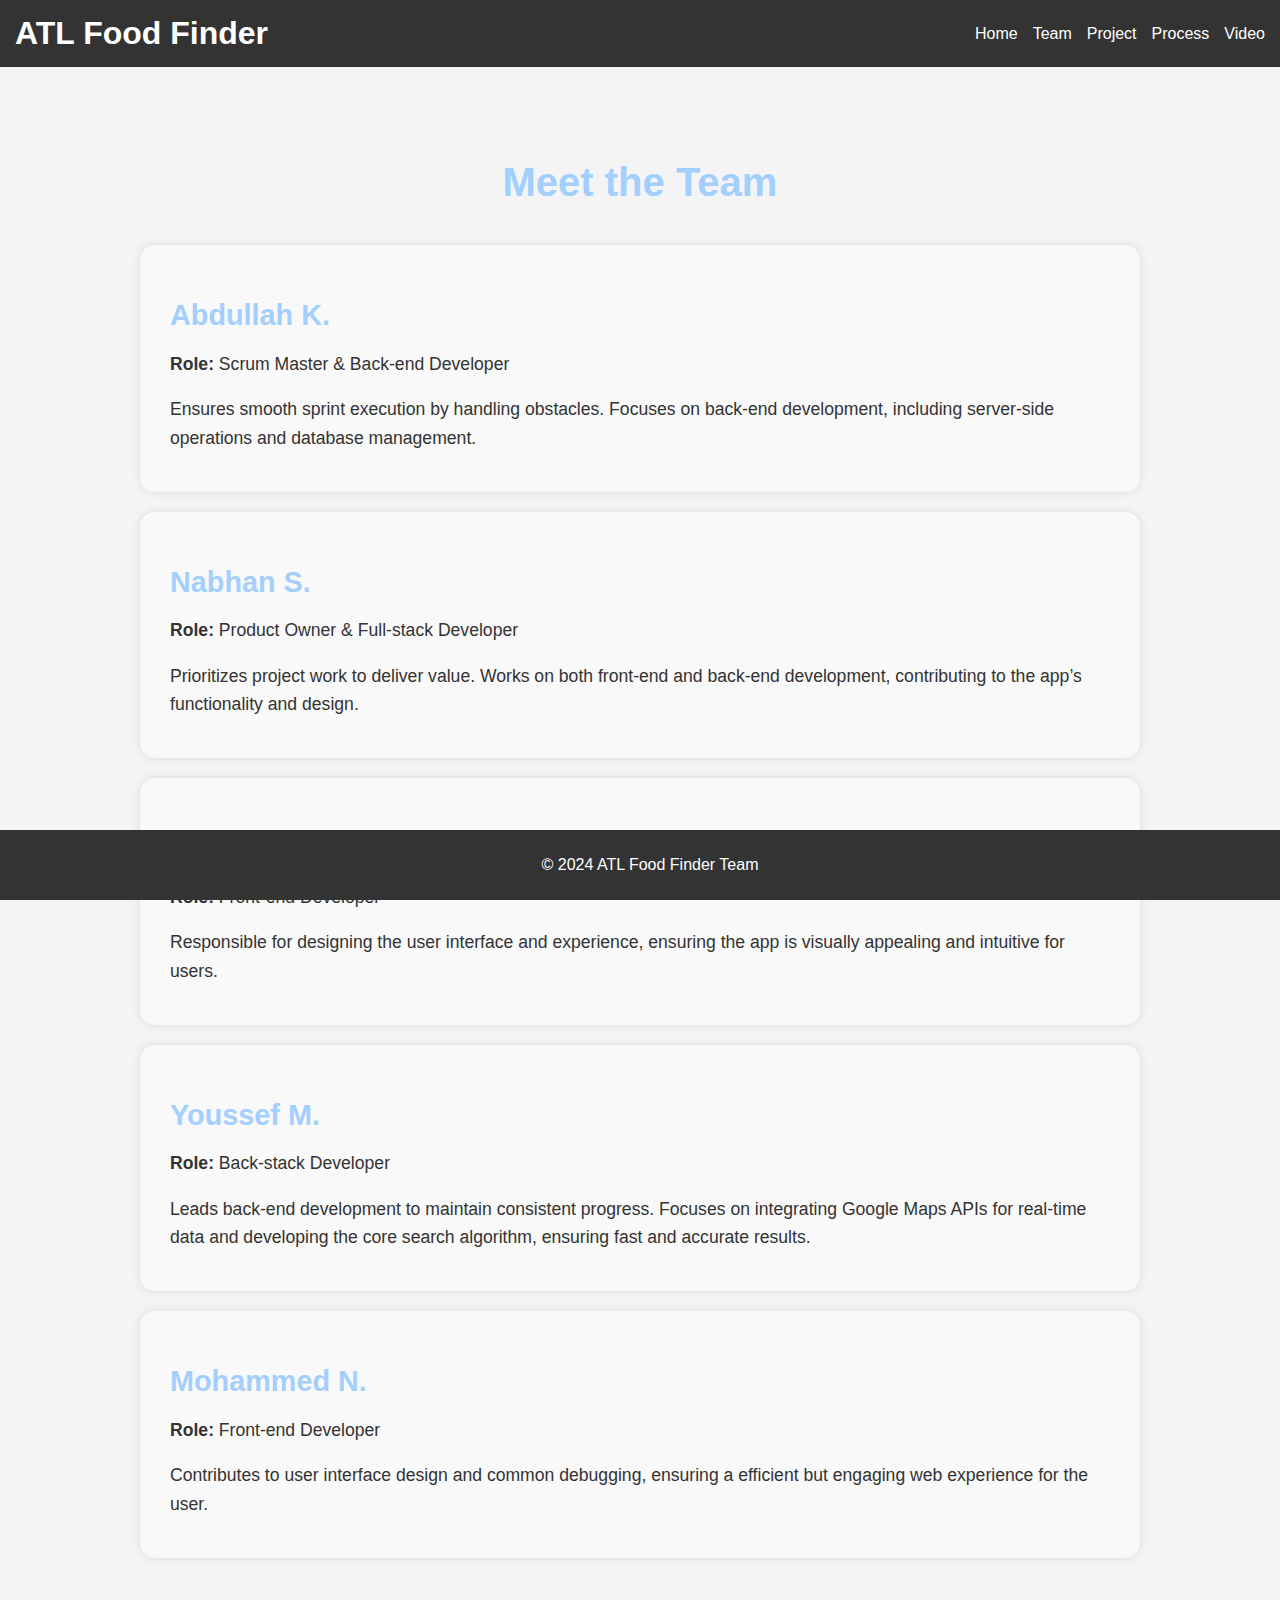
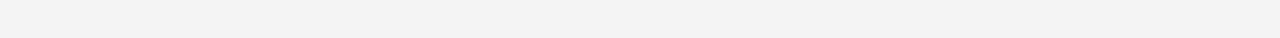
<file: team.html>
<!DOCTYPE html>
<html lang="en">
<head>
    <meta charset="UTF-8">
    <meta name="viewport" content="width=device-width, initial-scale=1.0">
    <title>ATL Food Finder - Team</title>
    <link rel="stylesheet" href="styles.css"> <!-- Link to the updated CSS file -->
</head>
<body>

    <!-- Navigation Bar -->
    <header>
        <div class="nav">
            <h1><a href="index.html" class="logo">ATL Food Finder</a></h1>
            <nav>
                <ul>
                    <li><a href="index.html">Home</a></li>
                    <li><a href="team.html">Team</a></li>
                    <li><a href="project.html">Project</a></li>
                    <li><a href="process.html">Process</a></li>
                    <li><a href="video.html">Video</a></li>
                </ul>
            </nav>
        </div>
    </header>

    <!-- Team Section -->
    <section class="team">
        <h2>Meet the Team</h2>

        <!-- Team member bubbles (Ensure all team members are displayed properly) -->
        <div class="team-bubble">
            <h2>Abdullah K.</h2>
            <p><strong>Role:</strong> Scrum Master & Back-end Developer</p>
            <p>Ensures smooth sprint execution by handling obstacles. Focuses on back-end development, including server-side operations and database management.</p>
        </div>
        
        <div class="team-bubble">
            <h2>Nabhan S.</h2>
            <p><strong>Role:</strong> Product Owner & Full-stack Developer</p>
            <p>Prioritizes project work to deliver value. Works on both front-end and back-end development, contributing to the app’s functionality and design.</p>
        </div>
        
        <div class="team-bubble">
            <h2>Mafaaz S.</h2>
            <p><strong>Role:</strong> Front-end Developer</p>
            <p>Responsible for designing the user interface and experience, ensuring the app is visually appealing and intuitive for users.</p>
        </div>
        
        <div class="team-bubble">
            <h2>Youssef M.</h2>
            <p><strong>Role:</strong> Back-stack Developer</p>
            <p>Leads back-end development to maintain consistent progress. Focuses on integrating Google Maps APIs for real-time data and developing the core search algorithm, ensuring fast and accurate results.</p>
        </div>
        
        <div class="team-bubble">
            <h2>Mohammed N.</h2>
            <p><strong>Role:</strong> Front-end Developer</p>
            <p>Contributes to user interface design and common debugging, ensuring a efficient but engaging web experience for the user.</p>
        </div>

    </section>

    <footer>
        <p>&copy; 2024 ATL Food Finder Team</p>
    </footer>

</body>
</html>
</file>
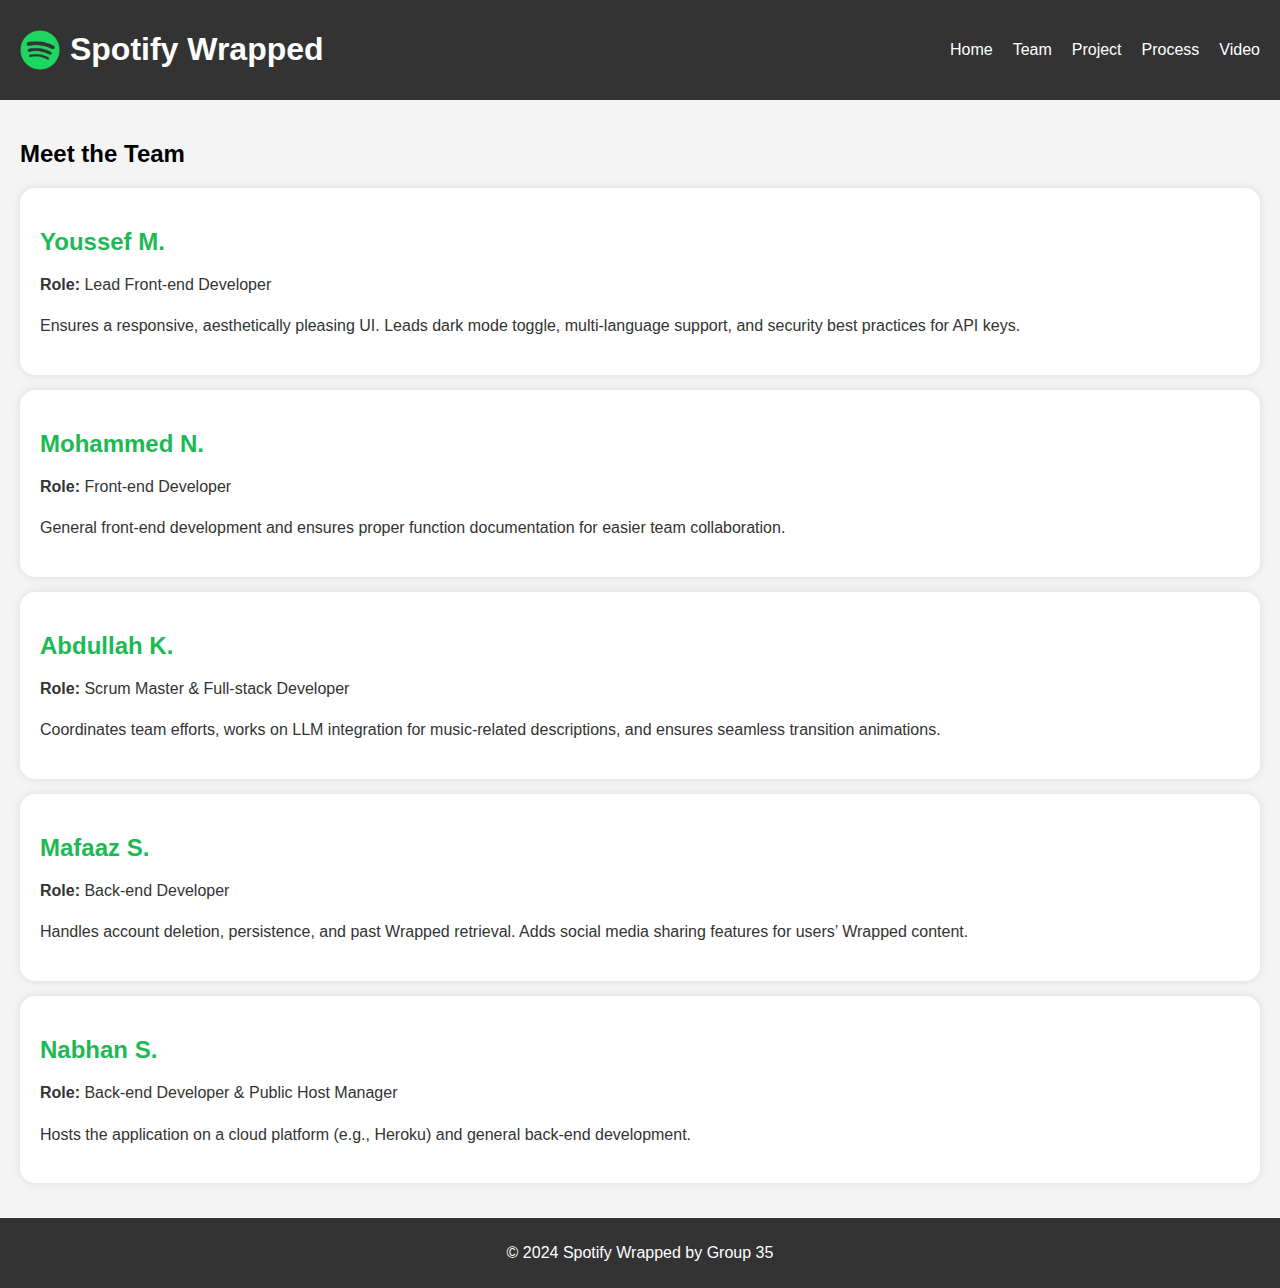
<file: team2.html>
<!DOCTYPE html>
<html lang="en">
<head>
    <meta charset="UTF-8">
    <meta name="viewport" content="width=device-width, initial-scale=1.0">
    <title>Spotify Wrapped - Team</title>
    <link rel="stylesheet" href="styles2.css"> <!-- Use the shared styles2.css -->
    <style>
        /* Add bubble styling directly if not in styles2.css */
        .team-bubble {
            background-color: white;
            padding: 20px;
            margin-bottom: 15px;
            border-radius: 15px;
            box-shadow: 0px 0px 10px rgba(0, 0, 0, 0.1);
            transition: transform 0.3s ease;
        }

        .team-bubble:hover {
            transform: translateY(-5px);
            box-shadow: 0px 0px 15px rgba(0, 0, 0, 0.2);
        }

        .team-bubble h2 {
            color: #1DB954; /* Spotify green */
            margin-bottom: 10px;
        }

        .team-bubble p {
            color: #333;
            line-height: 1.6;
        }
    </style>
</head>
<body id="team2-page">

    <!-- Navigation Bar -->
    <header>
        <div class="nav">
            <div class="logo-container">
                <img src="spotify-logo.png" alt="Spotify Logo" class="logo-image">
                <h1><a href="index2.html" class="logo-text">Spotify Wrapped</a></h1>
            </div>
            <nav>
                <ul>
                    <li><a href="index2.html">Home</a></li>
                    <li><a href="team2.html">Team</a></li>
                    <li><a href="project2.html">Project</a></li>
                    <li><a href="process2.html">Process</a></li>
                    <li><a href="video2.html">Video</a></li>
                </ul>
            </nav>
        </div>
    </header>

    <!-- Team Section -->
    <section class="team" style="padding: 20px;">
        <h2>Meet the Team </h2>

        <!-- Team member bubbles -->
        <div class="team-bubble">
            <h2>Youssef M.</h2>
            <p><strong>Role:</strong> Lead Front-end Developer</p>
            <p>Ensures a responsive, aesthetically pleasing UI. Leads dark mode toggle, multi-language support, and security best practices for API keys.</p>
        </div>
        
        <div class="team-bubble">
            <h2>Mohammed N.</h2>
            <p><strong>Role:</strong> Front-end Developer</p>
            <p>General front-end development and ensures proper function documentation for easier team collaboration.</p>
        </div>
        
        <div class="team-bubble">
            <h2>Abdullah K.</h2>
            <p><strong>Role:</strong> Scrum Master & Full-stack Developer</p>
            <p>Coordinates team efforts, works on LLM integration for music-related descriptions, and ensures seamless transition animations.</p>
        </div>
        
        <div class="team-bubble">
            <h2>Mafaaz S.</h2>
            <p><strong>Role:</strong> Back-end Developer</p>
            <p>Handles account deletion, persistence, and past Wrapped retrieval. Adds social media sharing features for users’ Wrapped content.</p>
        </div>
        
        <div class="team-bubble">
            <h2>Nabhan S.</h2>
            <p><strong>Role:</strong> Back-end Developer & Public Host Manager</p>
            <p>Hosts the application on a cloud platform (e.g., Heroku) and general back-end development.</p>
        </div>
    </section>

    <footer>
        <p>&copy; 2024 Spotify Wrapped by Group 35</p>
    </footer>

</body>
</html>
</file>
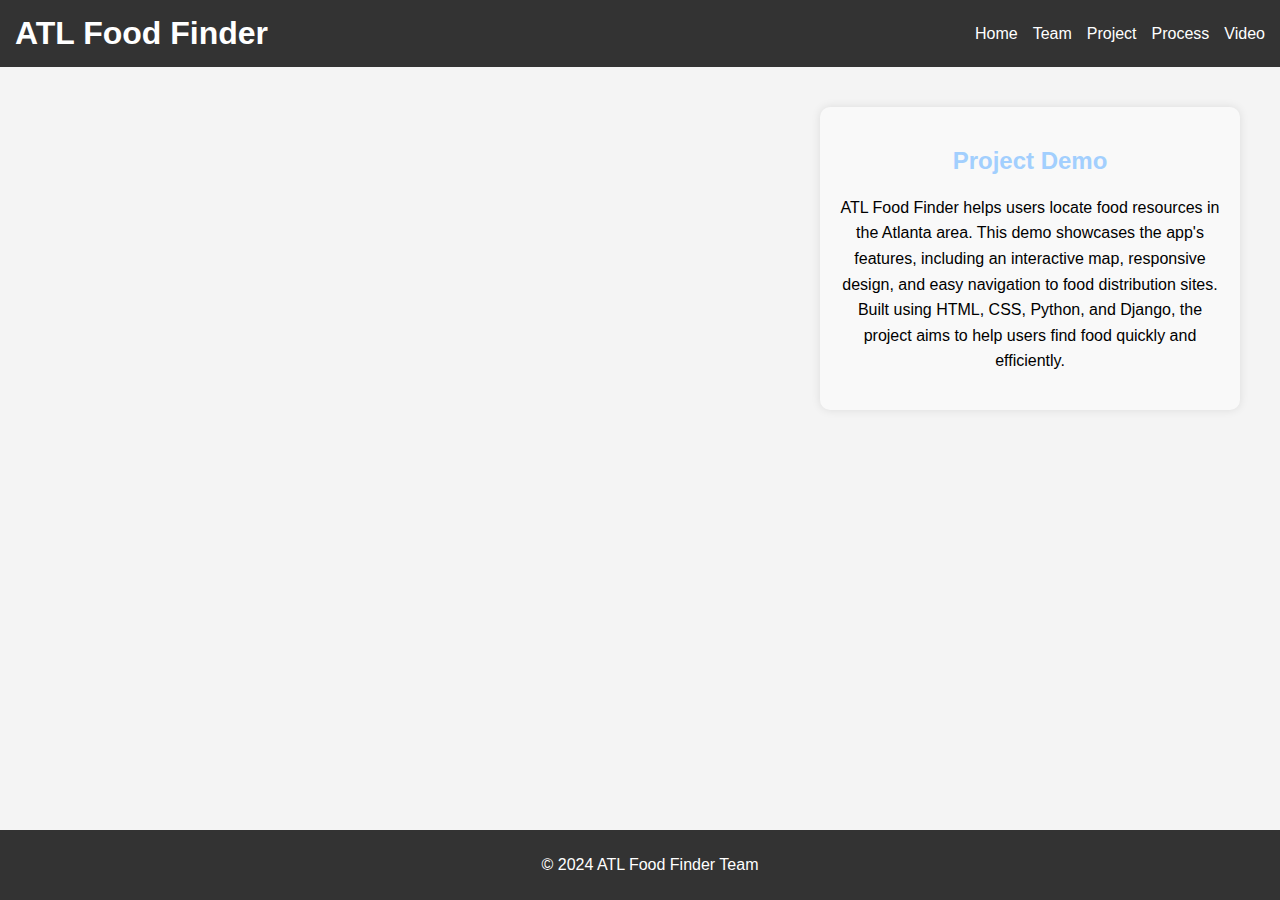
<file: video.html>
<!DOCTYPE html>
<html lang="en">
<head>
    <meta charset="UTF-8">
    <meta name="viewport" content="width=device-width, initial-scale=1.0">
    <title>ATL Food Finder - Video</title>
    <link rel="stylesheet" href="styles.css"> <!-- Link to the updated CSS file -->
</head>
<body>

    <!-- Navigation Bar -->
    <header>
        <div class="nav">
            <h1><a href="index.html" class="logo">ATL Food Finder</a></h1>
            <nav>
                <ul>
                    <li><a href="index.html">Home</a></li>
                    <li><a href="team.html">Team</a></li>
                    <li><a href="project.html">Project</a></li>
                    <li><a href="process.html">Process</a></li>
                    <li><a href="video.html">Video</a></li>
                </ul>
            </nav>
        </div>
    </header>

    <!-- Video and Description Section -->
    <section class="video-section">
        <div class="video-container">
            <!-- Embed the YouTube video -->
            <iframe 
                width="700" 
                height="400" 
                src="https://www.youtube.com/embed/-jCXMux2zKc" 
                title="ATL Food Finder Project Demo" 
                frameborder="0" 
                allow="accelerometer; autoplay; clipboard-write; encrypted-media; gyroscope; picture-in-picture" 
                allowfullscreen>
            </iframe>
        </div>
        <div class="video-description">
            <h2>Project Demo</h2>
            <p>ATL Food Finder helps users locate food resources in the Atlanta area. This demo showcases the app's features, including an interactive map, responsive design, and easy navigation to food distribution sites. Built using HTML, CSS, Python, and Django, the project aims to help users find food quickly and efficiently.</p>
        </div>
    </section>

    <footer>
        <p>&copy; 2024 ATL Food Finder Team</p>
    </footer>

</body>
</html>
</file>
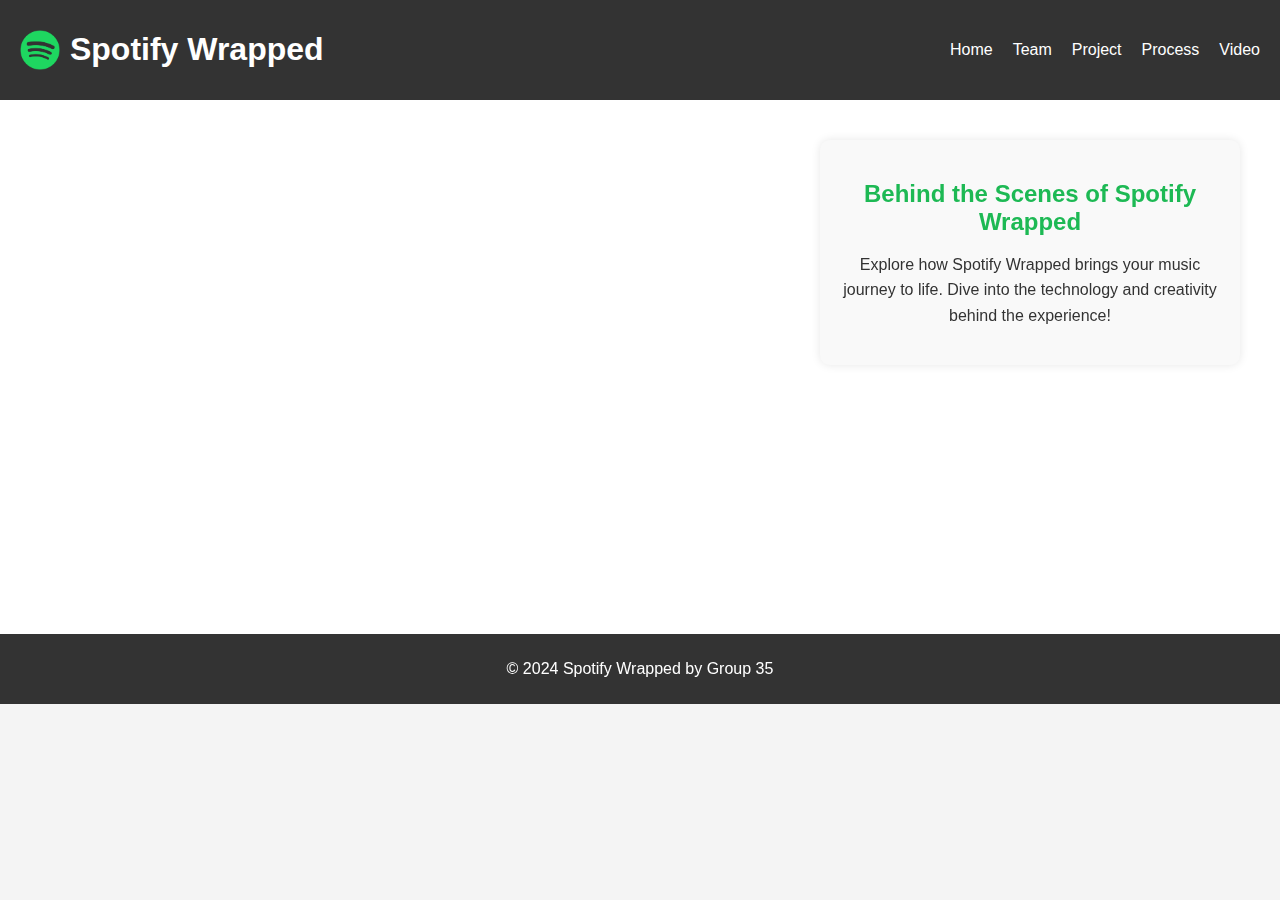
<file: video2.html>
<!DOCTYPE html>
<html lang="en">
<head>
    <meta charset="UTF-8">
    <meta name="viewport" content="width=device-width, initial-scale=1.0">
    <title>Spotify Wrapped - Video</title>
    <link rel="stylesheet" href="styles2.css"> <!-- Shared Spotify Wrapped styles -->
</head>
<body id="video2-page">

    <!-- Navigation Bar -->
    <header>
        <div class="nav">
            <div class="logo-container">
                <img src="spotify-logo.png" alt="Spotify Logo" class="logo-image"> <!-- Spotify logo -->
                <h1><a href="index2.html" class="logo-text">Spotify Wrapped</a></h1>
            </div>
            <nav>
                <ul>
                    <li><a href="index2.html">Home</a></li>
                    <li><a href="team2.html">Team</a></li>
                    <li><a href="project2.html">Project</a></li>
                    <li><a href="process2.html">Process</a></li>
                    <li><a href="video2.html">Video</a></li>
                </ul>
            </nav>
        </div>
    </header>

    <!-- Video Section -->
    <section class="video-section">
        <div class="video-container">
            <iframe 
                width="100%" 
                height="450" 
                src="https://www.youtube.com/embed/Y19AFK-2HrU" 
                title="Spotify Wrapped Video" 
                frameborder="0" 
                allow="accelerometer; autoplay; clipboard-write; encrypted-media; gyroscope; picture-in-picture" 
                allowfullscreen>
            </iframe>
        </div>
        <div class="video-description">
            <h2>Behind the Scenes of Spotify Wrapped</h2>
            <p>Explore how Spotify Wrapped brings your music journey to life. Dive into the technology and creativity behind the experience!</p>
        </div>
    </section>

    <footer>
        <p>&copy; 2024 Spotify Wrapped by Group 35</p>
    </footer>

</body>
</html>
</file>
<file: styles.css>
/* General styles for the entire website */
body {
    font-family: -apple-system, BlinkMacSystemFont, "Segoe UI", Roboto, "Helvetica Neue", Arial, sans-serif; /* Apple system font */
    margin: 0;
    padding: 0;
    background-color: #f4f4f4;
}

/* Navigation bar styles */
header {
    background-color: #333;
    color: white;
    padding: 15px;
    text-align: center;
}

.nav {
    display: flex;
    justify-content: space-between;
    align-items: center;
}

.nav h1 {
    margin: 0;
}

nav ul {
    list-style: none;
    display: flex;
    margin: 0;
    padding: 0;
}

nav ul li {
    margin-left: 15px;
}

nav ul li a {
    color: white;
    text-decoration: none;
}

nav ul li a:hover {
    text-decoration: underline;
}

/* Hero section */
.hero {
    background-color: #A2CFFE; /* China Blue background */
    color: #333;
    text-align: center;
    padding: 50px 20px;
}

.hero h2 {
    margin: 0;
    font-size: 2.5em;
}

.hero p {
    font-size: 1.2em;
    margin: 15px 0;
}

.cta-button {
    background-color: #333;
    color: white;
    padding: 10px 20px;
    text-decoration: none;
    border-radius: 5px;
    font-weight: bold;
}

.cta-button:hover {
    background-color: #555;
}

/* Team highlight section */
.team-highlight {
    text-align: center;
    background-color: #fff;
    padding: 40px;
}

.team-highlight h3 {
    color: #333;
}

.team-highlight ul {
    list-style-type: none;
    padding: 0;
}

.team-highlight ul li {
    margin: 10px 0;
}

/* Features section */
.features {
    margin: 40px;
    text-align: center;
}

.feature-grid {
    display: flex;
    justify-content: space-around;
    margin-top: 20px;
}

.feature-item {
    background-color: white;
    padding: 20px;
    border-radius: 10px;
    box-shadow: 0px 0px 10px rgba(0, 0, 0, 0.1);
    width: 30%;
}

.feature-item h4 {
    color: #A2CFFE; /* Updated to match the China Blue theme */
}

/* Team page */
.team {
    max-width: 1000px;
    margin: 40px auto;
    text-align: center;
    padding: 20px;
}

.team h2 {
    color: #A2CFFE;
    margin-bottom: 40px;
    font-size: 2.5em;
}

.team-bubble {
    background-color: #f9f9f9;
    padding: 30px;
    margin-bottom: 20px;
    border-radius: 15px;
    box-shadow: 0px 0px 10px rgba(0, 0, 0, 0.1);
    text-align: left;
    transition: transform 0.3s ease;
}

.team-bubble:hover {
    transform: translateY(-5px);
    box-shadow: 0px 0px 15px rgba(0, 0, 0, 0.2);
}

.team-bubble h2 {
    color: #A2CFFE;
    font-size: 1.8em;
    margin-bottom: 10px;
}

.team-bubble p {
    font-size: 1.1em;
    line-height: 1.6;
    margin-bottom: 10px;
    color: #333;
}

/* Project description section */
.project-description {
    background-color: #f9f9f9; /* Light background for readability */
    padding: 40px;
    border-radius: 10px;
    max-width: 1000px;
    margin: 40px auto;
    box-shadow: 0px 0px 10px rgba(0, 0, 0, 0.1);
}

.project-description h2 {
    color: #A2CFFE; /* Use the China Blue theme */
    text-align: center;
    margin-bottom: 20px;
}

.project-description p {
    font-size: 1.1em;
    line-height: 1.7;
    color: #333;
    margin-bottom: 20px;
}

/* Process Page Specific Styles */
.process-overview {
    max-width: 1000px;
    margin: 40px auto;
    padding: 20px;
    background-color: #f9f9f9; /* Light background for the section */
    border-radius: 15px;
    box-shadow: 0px 0px 10px rgba(0, 0, 0, 0.1);
    text-align: center;
}

.process-overview h2 {
    color: #A2CFFE; /* China Blue color */
    margin-bottom: 20px;
    font-size: 2.5em;
}

.process-step {
    margin-bottom: 30px;
    padding: 20px;
    background-color: #ffffff; /* White background for each step */
    border-radius: 10px;
    box-shadow: 0px 0px 10px rgba(0, 0, 0, 0.05);
    text-align: left;
}

.process-step h3 {
    color: #A2CFFE; /* Theme matching color */
    font-size: 1.5em;
    margin-bottom: 10px;
}

.process-step p {
    font-size: 1.1em;
    line-height: 1.6;
    margin-bottom: 15px;
    color: #333;
}

/* Footer */
footer {
    background-color: #333;
    color: white;
    text-align: center;
    padding: 10px;
    position: fixed;
    bottom: 0;
    width: 100%;
}

/* Video page */
/* Video section layout */
.video-section {
    display: flex;
    justify-content: space-between;
    align-items: flex-start;
    padding: 40px;
}

.video-container {
    flex: 2; /* Video takes up 2/3 of the width */
}

.video-description {
    flex: 1;
    margin-left: 20px;
    background-color: #f9f9f9;
    padding: 20px;
    border-radius: 10px;
    box-shadow: 0px 0px 10px rgba(0, 0, 0, 0.1);
    text-align: center; /* Center the text */
}

.video-description h2 {
    color: #A2CFFE; /* Match the theme */
    text-align: center; /* Center the heading */
}

.video-description p {
    font-size: 1em;
    line-height: 1.6;
    text-align: center; /* Center the paragraph */
}

/* Fix for the "ATL Food Finder" title to look like regular text */
.nav h1 a {
    color: white; /* Set the title color to white */
    text-decoration: none; /* Remove the underline */
    font-weight: bold; /* Ensure it stays bold */
}

.nav h1 a:hover {
    text-decoration: none; /* Prevent underline on hover */
    color: white; /* Ensure the hover color remains the same */
}

/* Paragraph bubbles */
.paragraph-bubble {
    background-color: #f9f9f9;
    padding: 20px;
    margin-bottom: 20px;
    border-radius: 15px;
    box-shadow: 0px 0px 10px rgba(0, 0, 0, 0.1);
    transition: transform 0.3s ease;
}

.paragraph-bubble p {
    font-size: 1.1em;
    line-height: 1.7;
    margin: 0;
    color: #333;
}

/* Optional hover effect for bubbles */
.paragraph-bubble:hover {
    transform: translateY(-5px);
    box-shadow: 0px 0px 15px rgba(0, 0, 0, 0.2);
}
</file>
<file: styles2.css>
/* General styles for the entire website */
body {
    font-family: -apple-system, BlinkMacSystemFont, "Segoe UI", Roboto, "Helvetica Neue", Arial, sans-serif;
    margin: 0;
    padding: 0;
    background-color: #f4f4f4;
}

/* Navigation bar styles */
header {
    background-color: #333; /* Dark grey */
    color: white;
    padding: 10px 20px;
}

.nav {
    display: flex;
    justify-content: space-between;
    align-items: center;
}

.logo-container {
    display: flex;
    align-items: center;
    gap: 10px;
}

.logo-image {
    height: 40px; /* Adjust the size of the Spotify logo */
    width: auto;
}

.logo-text {
    color: white;
    font-size: 1em; /* Original size */
    text-decoration: none;
    font-weight: bold;
}

.logo-text:hover {
    color: #1DB954; /* Spotify green */
}

nav ul {
    list-style: none;
    display: flex;
    gap: 20px;
    margin: 0;
    padding: 0;
}

nav ul li a {
    color: white;
    text-decoration: none;
}

nav ul li a:hover {
    text-decoration: underline;
    color: #1DB954; /* Spotify green */
}

/* Hero section */
.hero {
    background-color: #1DB954; /* Spotify green */
    color: white;
    text-align: center;
    padding: 50px 20px;
}

.hero h2 {
    margin: 0;
    font-size: 2.5em;
}

.hero p {
    font-size: 1.2em;
    margin: 15px 0;
}

.cta-button {
    background-color: #333; /* Dark grey */
    color: white;
    padding: 10px 20px;
    text-decoration: none;
    border-radius: 5px;
    font-weight: bold;
    transition: background-color 0.3s ease, color 0.3s ease;
}

.cta-button:hover {
    background-color: #555; /* Slightly lighter grey */
    color: white;
}

/* Features section */
.features {
    margin: 40px 20px;
    text-align: center;
}

.features h3 {
    font-size: 2em;
    margin-bottom: 20px;
    color: #333;
}

.feature-grid {
    display: flex;
    justify-content: space-around;
    flex-wrap: wrap;
    gap: 20px;
    margin-top: 20px;
}

.feature-item {
    background-color: white; /* White background for each feature box */
    padding: 20px;
    border-radius: 10px;
    box-shadow: 0px 0px 10px rgba(0, 0, 0, 0.1);
    width: 30%;
}

.feature-item h4 {
    color: #1DB954; /* Spotify green */
    margin-bottom: 10px;
}

.feature-item p {
    color: #333; /* Dark grey for descriptions */
    font-size: 1em;
    line-height: 1.5;
}

/* Call-to-Action Section */
.call-to-action {
    background-color: #f9f9f9; /* Very light grey background */
    color: #333; /* Dark text for contrast */
    text-align: center;
    padding: 40px 20px;
    display: flex;
    flex-direction: column;
    align-items: center;
    gap: 20px;
    box-shadow: 0 4px 8px rgba(0, 0, 0, 0.1); /* Optional subtle shadow */
}

.call-to-action h3 {
    font-size: 2em;
    margin-bottom: 10px; /* Add small space below heading */
    text-align: center;
    color: #333; /* Dark text for the heading */
}

.call-to-action p {
    margin-bottom: 20px;
    text-align: center;
    font-size: 1.2em;
    color: #333; /* Dark text for the paragraph */
}

.call-to-action .cta-button {
    background-color: #1DB954; /* Spotify green button */
    color: white;
    padding: 10px 20px;
    border-radius: 5px;
    text-decoration: none;
    font-weight: bold;
    border: 2px solid #1DB954;
    text-align: center;
    transition: background-color 0.3s ease, color 0.3s ease;
}

.call-to-action .cta-button:hover {
    background-color: #636363; /* Dark grey on hover */
    color: white; /* White text on hover */
}

/* Process-specific styles for process2.html */
#process2-page .process {
    text-align: center;
    padding: 40px 20px;
    background-color: white;
}

#process2-page .process h2 {
    font-size: 2.5em;
    margin-bottom: 20px;
    color: #1DB954; /* Spotify green */
}

#process2-page .process-overview {
    background-color: #f9f9f9; /* Light grey background */
    padding: 20px;
    margin-bottom: 20px;
    border-radius: 10px;
    box-shadow: 0px 0px 10px rgba(0, 0, 0, 0.1);
    max-width: 800px;
    margin: 20px auto;
    text-align: left;
}

#process2-page .process-overview h3 {
    font-size: 1.8em;
    color: #333;
    margin-bottom: 10px;
}

#process2-page .process-overview ul {
    padding-left: 20px;
    list-style-type: disc;
}

#process2-page .process-overview ul li {
    margin-bottom: 10px;
    font-size: 1em;
    line-height: 1.6;
    color: #333; /* Dark text */
}

#process2-page .process-overview p {
    font-size: 1em;
    line-height: 1.6;
    color: #333;
}

/* Video-specific styles for video2.html */
#video2-page .video-section {
    display: flex;
    justify-content: space-between;
    align-items: flex-start;
    padding: 40px;
    gap: 20px;
    background-color: white;
}

#video2-page .video-container {
    flex: 2; /* Video takes up 2/3 of the width */
}

#video2-page .video-description {
    flex: 1; /* Description takes up 1/3 of the width */
    background-color: #f9f9f9; /* Light grey background */
    padding: 20px;
    border-radius: 10px;
    box-shadow: 0px 0px 10px rgba(0, 0, 0, 0.1);
    text-align: center;
}

#video2-page .video-description h2 {
    color: #1DB954; /* Spotify green */
    margin-bottom: 10px;
}

#video2-page .video-description p {
    font-size: 1em;
    line-height: 1.6;
    color: #333;
}

/* Footer */
footer {
    background-color: #333; /* Dark grey */
    color: white;
    text-align: center;
    padding: 10px;
}

/* Project-specific styles for project2.html */
#project2-page .project-section {
    text-align: center;
    padding: 40px 20px;
    background-color: #f9f9f9; /* Light grey background */
    margin-bottom: 20px;
}

#project2-page .project-section h1 {
    font-size: 2.5em;
    color: #1DB954; /* Spotify green */
}

#project2-page .project-section p {
    font-size: 1.2em;
    color: #333; /* Dark text */
    line-height: 1.6;
}

#project2-page ul {
    padding-left: 20px;
    list-style-type: disc;
}

#project2-page ul li {
    margin-bottom: 10px;
    font-size: 1em;
    color: #333;
    line-height: 1.6;
}

#project2-page .development-process,
#project2-page .project-highlights,
#project2-page .user-stories,
#project2-page .project-outcomes {
    background-color: white;
    padding: 20px;
    margin: 20px auto;
    border-radius: 10px;
    box-shadow: 0px 0px 10px rgba(0, 0, 0, 0.1);
    max-width: 800px;
}

#project2-page h2 {
    font-size: 2em;
    color: #333;
    text-align: center;
    margin-bottom: 15px;
}

/* Bubble effect specific to project2.html */
#project2-page {
    position: relative;
    overflow: hidden;
}

.bubble {
    position: absolute;
    bottom: -50px;
    background-color: rgba(255, 255, 255, 0.6);
    border-radius: 50%;
    opacity: 0;
    animation: bubble-animation 10s infinite;
}

@keyframes bubble-animation {
    0% {
        bottom: -50px;
        opacity: 0.8;
        transform: scale(0.5);
    }
    25% {
        opacity: 1;
        transform: scale(1);
    }
    50% {
        opacity: 0.5;
        transform: scale(1.2);
    }
    75% {
        opacity: 0.3;
        transform: scale(1.5);
    }
    100% {
        bottom: 100%;
        opacity: 0;
        transform: scale(2);
    }
}

/* Specific bubble sizes and positions */
.bubble-1 {
    width: 40px;
    height: 40px;
    left: 10%;
    animation-duration: 12s;
    animation-delay: 0s;
}

.bubble-2 {
    width: 60px;
    height: 60px;
    left: 25%;
    animation-duration: 15s;
    animation-delay: 3s;
}

.bubble-3 {
    width: 50px;
    height: 50px;
    left: 40%;
    animation-duration: 18s;
    animation-delay: 5s;
}

.bubble-4 {
    width: 70px;
    height: 70px;
    left: 60%;
    animation-duration: 20s;
    animation-delay: 2s;
}

.bubble-5 {
    width: 30px;
    height: 30px;
    left: 80%;
    animation-duration: 14s;
    animation-delay: 1s;
}
/* Project Description Section */
.project-description {
    background-color: #f9f9f9;
    padding: 40px;
    border-radius: 10px;
    max-width: 1000px;
    margin: 40px auto;
    box-shadow: 0px 0px 10px rgba(0, 0, 0, 0.1);
    text-align: center;
}

.project-description h2 {
    color: #1DB954; /* Spotify green */
    margin-bottom: 20px;
    font-size: 2.5em;
}

/* Paragraph Bubble Styles */
.paragraph-bubble {
    background-color: white;
    padding: 20px;
    margin-bottom: 20px;
    border-radius: 15px;
    box-shadow: 0px 0px 10px rgba(0, 0, 0, 0.1);
    text-align: left;
    transition: transform 0.3s ease;
}

.paragraph-bubble:hover {
    transform: translateY(-5px);
    box-shadow: 0px 0px 15px rgba(0, 0, 0, 0.2);
}

.paragraph-bubble p, .paragraph-bubble ul {
    font-size: 1.1em;
    line-height: 1.6;
    color: #333;
}

.paragraph-bubble h3 {
    font-size: 1.5em;
    margin-bottom: 10px;
    color: #1DB954; /* Spotify green */
}
</file>
<file: home.css>
/* General styles for the team page */
body#home-team-page {
    background-color: #f9f9f9; /* Light gray background */
    color: #333; /* Dark text color */
    margin: 0;
    padding: 0;
}

/* Hero section */
.hero {
    background-color: #6DA39F; /* Same green as home buttons */
    color: white;
    text-align: center;
    padding: 50px 20px;
}

.hero h2 {
    font-size: 2.5em;
    margin: 0;
}

.hero p {
    font-size: 1.2em;
    margin: 15px 0;
}

/* Team members section */
.team-members {
    text-align: center;
    padding: 40px 20px;
    background-color: white;
}

.team-members h3 {
    font-size: 2em;
    margin-bottom: 20px;
}

.team-grid {
    display: flex;
    flex-wrap: wrap;
    justify-content: center;
    gap: 20px;
}

.team-item {
    background-color: #f4f4f4; /* Light gray background */
    padding: 10px 20px; /* Reduced padding for smaller bubbles */
    border-radius: 10px;
    box-shadow: 0 4px 8px rgba(0, 0, 0, 0.1);
    text-align: center;
    width: 150px; /* Reduced width for smaller bubbles */
    font-size: 1.2em; /* Font size adjustment */
}

.team-item h4 {
    margin: 0;
    color: #6DA39F; /* Green for names */
}


.team-item p {
    margin: 10px 0 0;
    font-size: 1em;
    color: #333; /* Dark text for roles */
}

/* Call-to-Action Section */
.call-to-action {
    background-color: #6DA39F; /* Same green as home buttons */
    color: white;
    text-align: center;
    padding: 40px 20px;
    display: flex;
    flex-direction: column;
    align-items: center;
    gap: 20px;
}

.call-to-action .cta-button {
    background-color: white;
    color: #6DA39F;
    padding: 10px 20px;
    border-radius: 5px;
    text-decoration: none;
    font-weight: bold;
    border: 2px solid white;
    transition: background-color 0.3s ease, color 0.3s ease;
}

.call-to-action .cta-button:hover {
    background-color: #4E857F; /* Darker green */
    color: white;
}
</file>
